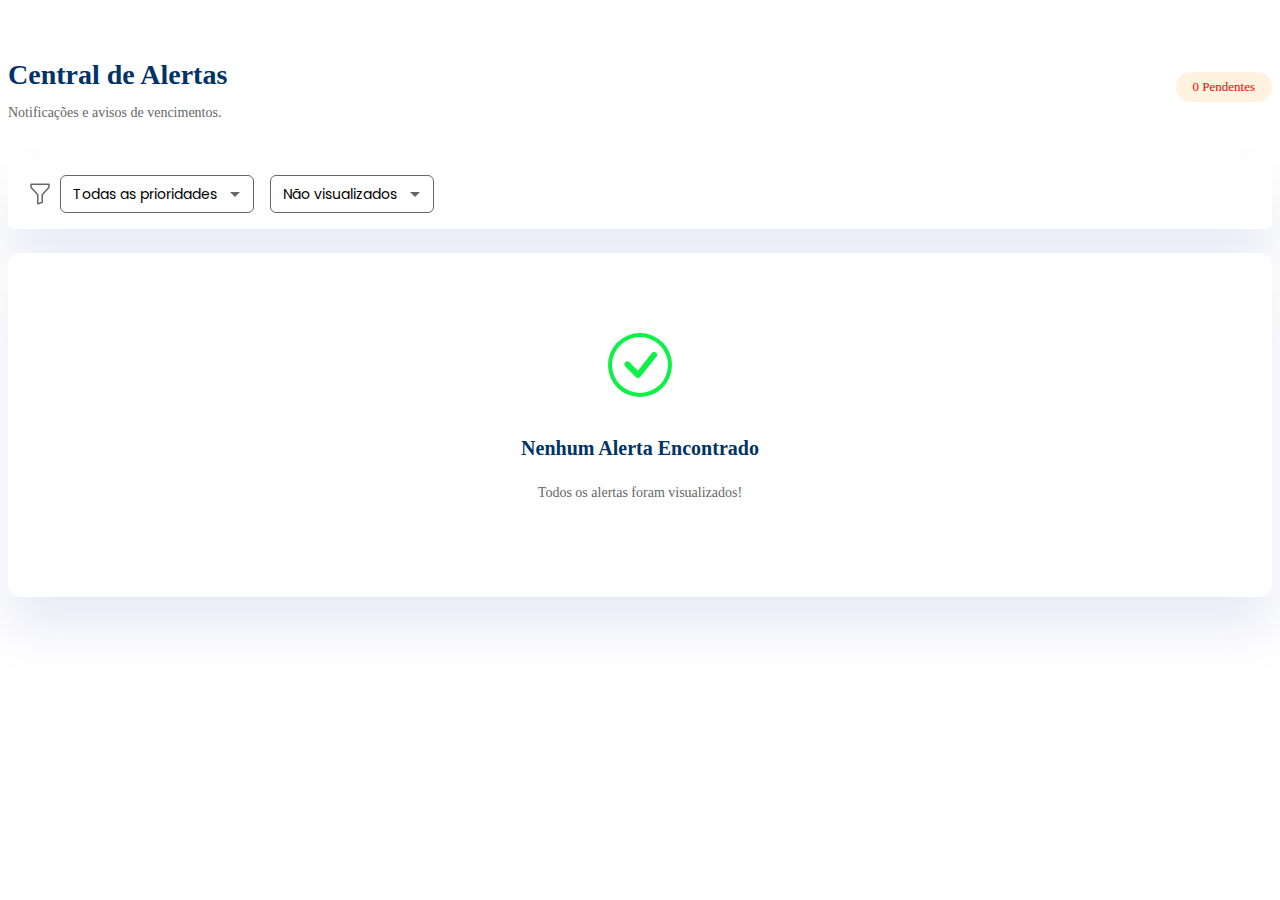
<file: telas/alertas.html>
<html lang="pt-br">

<head>
    <meta charset="UTF-8">
    <meta name="viewport" content="width=device-width, initial-scale=1.0">
    <title>Central de Alertas</title>
    <link rel="stylesheet" href="/css/alertas.css">
</head>

<body>
    <header> <!--   Início do Cabeçalho -->
        <div class="titulos">
            <h1>Central de Alertas</h1>
            <p>Notificações e avisos de vencimentos.</p>
        </div>
        <div class="badge-pendentes">0 Pendentes</div>
    </header> <!--   Fim do Cabeçalho -->

    <main> <!--   Início do Conteúdo -->
        <div class="filtros-container">
            <div class="filtro-item"> <!--  Início Filtro  -->
                <svg xmlns="http://www.w3.org/2000/svg" width="24" height="24" fill="currentColor" class="bi bi-funnel"
                    viewBox="0 0 16 16">
                    <path
                        d="M1.5 1.5A.5.5 0 0 1 2 1h12a.5.5 0 0 1 .5.5v2a.5.5 0 0 1-.128.334L10 8.692V13.5a.5.5 0 0 1-.342.474l-3 1A.5.5 0 0 1 6 14.5V8.692L1.628 3.834A.5.5 0 0 1 1.5 3.5zm1 .5v1.308l4.372 4.858A.5.5 0 0 1 7 8.5v5.306l2-.666V8.5a.5.5 0 0 1 .128-.334L13.5 3.308V2z" />
                </svg>
                <select class="filtro">
                    <option>Todas as prioridades</option>
                    <option>Alta</option>
                    <option>Média</option>
                    <option>Baixa</option>
                </select>
            </div>

            <select class="filtro">
                <option>Não visualizados</option>
                <option>Visualizados</option>
                <option>Todos</option>
            </select>
        </div> <!--  Fim Filtro  -->

        <div class="alerta-vazio"> <!--  Início Alerta  -->
            <div class="icone-check">
                <svg xmlns="http://www.w3.org/2000/svg" width="64" height="64" fill="currentColor"
                    class="bi bi-check-circle" viewBox="0 0 16 16">
                    <path d="M8 15A7 7 0 1 1 8 1a7 7 0 0 1 0 14m0 1A8 8 0 1 0 8 0a8 8 0 0 0 0 16" />
                    <path
                        d="m10.97 4.97-.02.022-3.473 4.425-2.093-2.094a.75.75 0 0 0-1.06 1.06L6.97 11.03a.75.75 0 0 0 1.079-.02l3.992-4.99a.75.75 0 0 0-1.071-1.05" />
                </svg>
            </div>
            <h2>Nenhum Alerta Encontrado</h2>
            <p>Todos os alertas foram visualizados!</p>
        </div> <!--  Fim Alerta  -->
    </main> <!--   Fim do Conteúdo -->

    <script>
        // 1. Escutar alertas em tempo real
        useEffect(() => {
            const q = query(
                collection(db, "alertas"),
                where("visualizado", "==", false),
                orderBy("dataVencimento", "asc")
            );

            const unsubscribe = onSnapshot(q, (snapshot) => {
                const alertas = snapshot.docs.map(doc => ({
                    id: doc.id,
                    ...doc.data()
                }));
                setAlertas(alertas);
            });

            return () => unsubscribe(); // limpa o listener
        }, []);

        // 2. Marcar como visualizado
        const marcarVisualizado = async (alertaId) => {
            await updateDoc(doc(db, "alertas", alertaId), {
                visualizado: true,
                visualizadoEm: new Date()
            });
        };

        // 3. Filtros locais
        const alertasFiltrados = alertas
            .filter(a => filtroPrioridade === "todas" || a.prioridade === filtroPrioridade)
            .filter(a => filtroStatus === "nao_visualizados" ? !a.visualizado : true);
    </script>

</body>

</html>
</file>
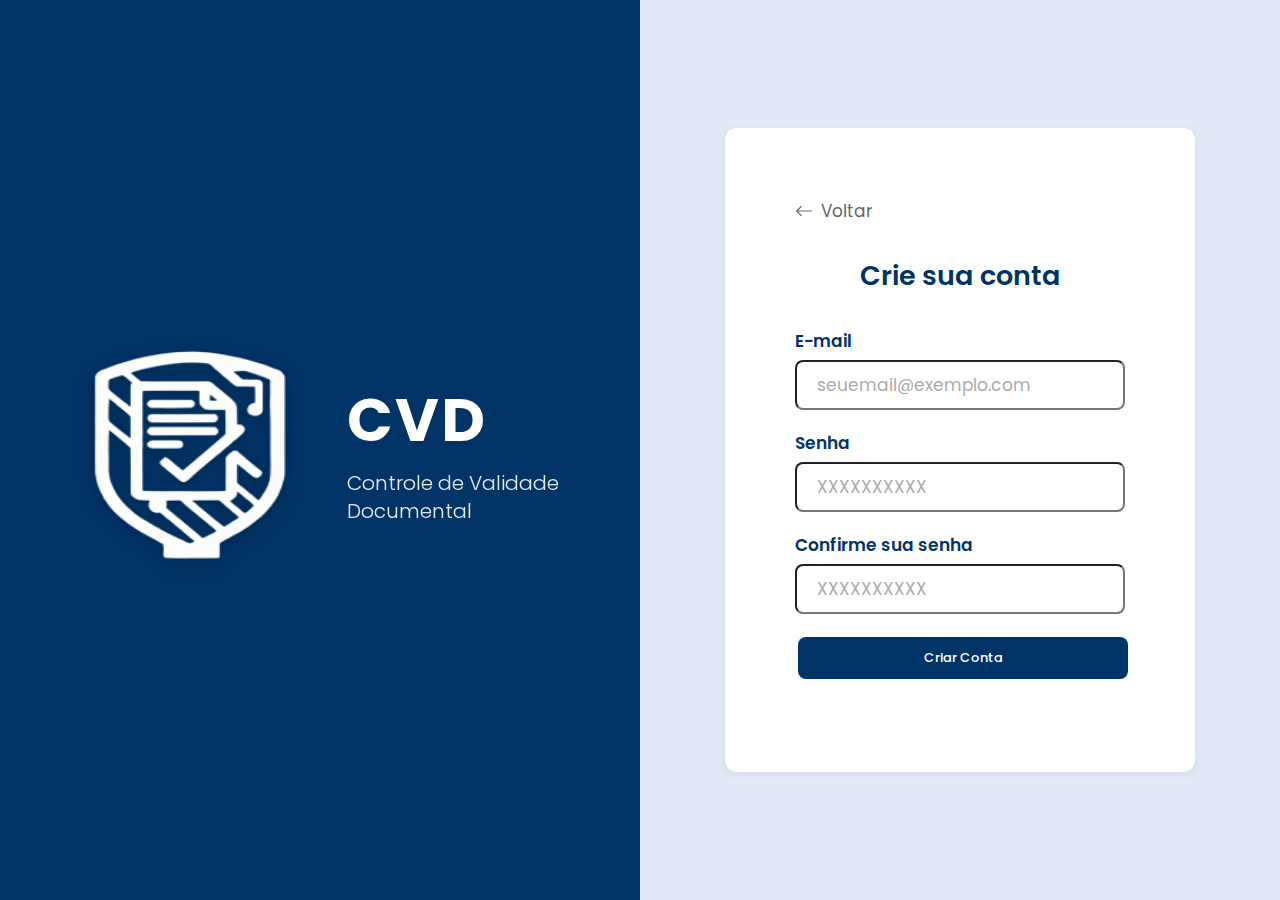
<file: telas/cadastro.html>
<!DOCTYPE html>
<html lang="pt-br">

<head>
    <meta charset="UTF-8">
    <meta name="viewport" content="width=device-width, initial-scale=1.0">
    <title>Cadastro - CVD</title>
    <link rel="stylesheet" href="/css/login_cadastro.css">
</head>

<body>
    <div class="container">
        
        <div class="lado-esquerdo">
            <div class="logo-container">
                <div class="logo">
                    <img src="/imagens/logo.png" alt="logo CVD">
                </div>
                <h1>CVD</h1>
                <p>Controle de Validade<br>Documental</p>
            </div>
        </div>

        
        <div class="lado-direito">
            <div class="form-container">
                <!-- Botão Voltar -->
                <a href="login.html" class="btn-voltar">
                    <svg xmlns="http://www.w3.org/2000/svg" width="18" height="18" fill="currentColor" viewBox="0 0 16 16">
                        <path fill-rule="evenodd" d="M15 8a.5.5 0 0 0-.5-.5H2.707l3.147-3.146a.5.5 0 1 0-.708-.708l-4 4a.5.5 0 0 0 0 .708l4 4a.5.5 0 0 0 .708-.708L2.707 8.5H14.5A.5.5 0 0 0 15 8"/>
                    </svg>
                    Voltar
                </a>

                <div class="form-header">
                    <h2>Crie sua conta</h2>
                </div>

                
                <form>
                    <div class="input-group">
                        <label for="email">E-mail</label>
                        <input type="email" id="email" placeholder="seuemail@exemplo.com" required>
                    </div>

                    <div class="input-group">
                        <label for="senha">Senha</label>
                        <input type="password" id="senha" placeholder="XXXXXXXXXX" required>
                    </div>

                    <div class="input-group">
                        <label for="senha">Confirme sua senha</label>
                        <input type="password" id="senha" placeholder="XXXXXXXXXX" required>
                    </div>

                    <button type="submit" class="btn-primary">Criar Conta</button>
                </form>
            </div>
        </div>
    </div>
</body>

</html>
</file>
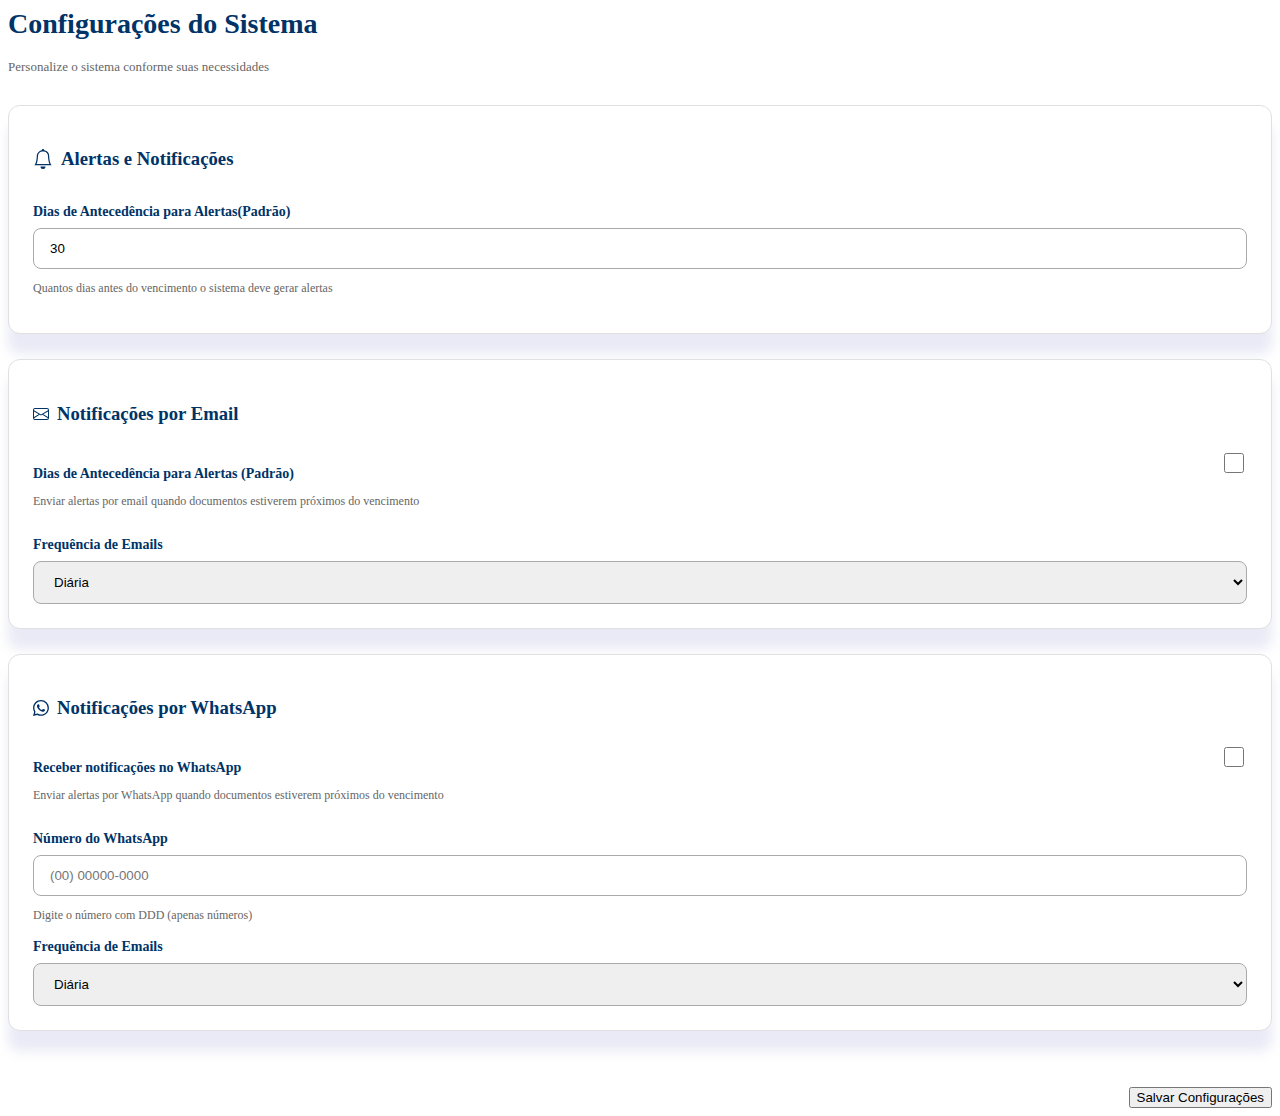
<file: telas/config.html>
<html lang="pt-br">

<head>
    <meta charset="UTF-8">
    <meta name="viewport" content="width=device-width, initial-scale=1.0">
    <title>Configurações</title>
    <link rel="stylesheet" href="/css/config.css">
</head>

<body>
    <header><!--Início Cabeçalho-->
        <div class="titulos">
            <h1>Configurações do Sistema</h1>
            <span>Personalize o sistema conforme suas necessidades</span>
        </div>
    </header><!-- Fim Cabeçalho -->

    <main> <!-- Início Conteúdo -->
        <div class="card"><!-- Início Card -->
            <div class="card-header">
                <svg xmlns="http://www.w3.org/2000/svg" width="20" height="20" fill="currentColor" class="bi bi-bell"
                    viewBox="0 0 16 16">
                    <path
                        d="M8 16a2 2 0 0 0 2-2H6a2 2 0 0 0 2 2M8 1.918l-.797.161A4 4 0 0 0 4 6c0 .628-.134 2.197-.459 3.742-.16.767-.376 1.566-.663 2.258h10.244c-.287-.692-.502-1.49-.663-2.258C12.134 8.197 12 6.628 12 6a4 4 0 0 0-3.203-3.92zM14.22 12c.223.447.481.801.78 1H1c.299-.199.557-.553.78-1C2.68 10.2 3 6.88 3 6c0-2.42 1.72-4.44 4.005-4.901a1 1 0 1 1 1.99 0A5 5 0 0 1 13 6c0 .88.32 4.2 1.22 6" />
                </svg>
                <h3>Alertas e Notificações</h3>
            </div>
            <div class="campo">
                <label for="dias-antecedencia">Dias de Antecedência para Alertas(Padrão)</label>
                <input type="number" id="dias-antecedencia" value="30">
                <p class="descricao">Quantos dias antes do vencimento o sistema deve gerar alertas</p>
            </div>
        </div><!-- Fim Card -->

        <div class="card"><!-- Início Card -->
            <div class="card-header">
                <svg xmlns="http://www.w3.org/2000/svg" width="16" height="16" fill="currentColor"
                    class="bi bi-envelope" viewBox="0 0 16 16">
                    <path
                        d="M0 4a2 2 0 0 1 2-2h12a2 2 0 0 1 2 2v8a2 2 0 0 1-2 2H2a2 2 0 0 1-2-2zm2-1a1 1 0 0 0-1 1v.217l7 4.2 7-4.2V4a1 1 0 0 0-1-1zm13 2.383-4.708 2.825L15 11.105zm-.034 6.876-5.64-3.471L8 9.583l-1.326-.795-5.64 3.47A1 1 0 0 0 2 13h12a1 1 0 0 0 .966-.741M1 11.105l4.708-2.897L1 5.383z" />
                </svg>
                <h3>Notificações por Email</h3>
            </div>

            <div class="campo checkbox-field">
                <div class="checkbox-wrapper">
                    <div class="checkbox-label">
                        <label for="email-alertas">Dias de Antecedência para Alertas (Padrão)</label>
                        <p class="descricao">Enviar alertas por email quando documentos estiverem próximos do vencimento
                        </p>
                    </div>
                    <input type="checkbox" id="email-alertas">
                </div>
            </div>

            <div class="campo">
                <label for="frequencia-email">Frequência de Emails</label>
                <select id="frequencia-email">
                    <option>Diária</option>
                    <option>Semanal</option>
                    <option>Mensal</option>
                </select>
            </div>
        </div><!-- Fim Card -->


        <div class="card"><!-- Início Card -->
            <div class="card-header">
                <svg xmlns="http://www.w3.org/2000/svg" width="16" height="16" fill="currentColor"
                    class="bi bi-whatsapp" viewBox="0 0 16 16">
                    <path
                        d="M13.601 2.326A7.85 7.85 0 0 0 7.994 0C3.627 0 .068 3.558.064 7.926c0 1.399.366 2.76 1.057 3.965L0 16l4.204-1.102a7.9 7.9 0 0 0 3.79.965h.004c4.368 0 7.926-3.558 7.93-7.93A7.9 7.9 0 0 0 13.6 2.326zM7.994 14.521a6.6 6.6 0 0 1-3.356-.92l-.24-.144-2.494.654.666-2.433-.156-.251a6.56 6.56 0 0 1-1.007-3.505c0-3.626 2.957-6.584 6.591-6.584a6.56 6.56 0 0 1 4.66 1.931 6.56 6.56 0 0 1 1.928 4.66c-.004 3.639-2.961 6.592-6.592 6.592m3.615-4.934c-.197-.099-1.17-.578-1.353-.646-.182-.065-.315-.099-.445.099-.133.197-.513.646-.627.775-.114.133-.232.148-.43.05-.197-.1-.836-.308-1.592-.985-.59-.525-.985-1.175-1.103-1.372-.114-.198-.011-.304.088-.403.087-.088.197-.232.296-.346.1-.114.133-.198.198-.33.065-.134.034-.248-.015-.347-.05-.099-.445-1.076-.612-1.47-.16-.389-.323-.335-.445-.34-.114-.007-.247-.007-.38-.007a.73.73 0 0 0-.529.247c-.182.198-.691.677-.691 1.654s.71 1.916.81 2.049c.098.133 1.394 2.132 3.383 2.992.47.205.84.326 1.129.418.475.152.904.129 1.246.08.38-.058 1.171-.48 1.338-.943.164-.464.164-.86.114-.943-.049-.084-.182-.133-.38-.232" />
                </svg>
                <h3>Notificações por WhatsApp</h3>
            </div>

            <div class="campo checkbox-field">
                <div class="checkbox-wrapper">
                    <div class="checkbox-label">
                        <label for="whatsapp-alertas">Receber notificações no WhatsApp</label>
                        <p class="descricao">Enviar alertas por WhatsApp quando documentos estiverem próximos do
                            vencimento</p>
                    </div>
                    <input type="checkbox" id="whatsapp-alertas">
                </div>
            </div><!-- Fim Card -->

            <div class="campo">
                <label class="l" for="numero-whatsapp">Número do WhatsApp</label>
                <input type="tel" id="numero-whatsapp" placeholder="(00) 00000-0000">
                <p class="helper-text">Digite o número com DDD (apenas números)</p>
            </div>

            <div class="campo">
                <label for="frequencia-whatsapp">Frequência de Emails</label>
                <select id="frequencia-whatsapp">
                    <option>Diária</option>
                    <option>Semanal</option>
                    <option>Mensal</option>
                </select>
            </div>
        </div>

        <div class="button-container">
            <button class="btn-salvar">Salvar Configurações</button>
        </div>

    </main> <!--Fim Conteúdo-->

</body>

</html>
</file>
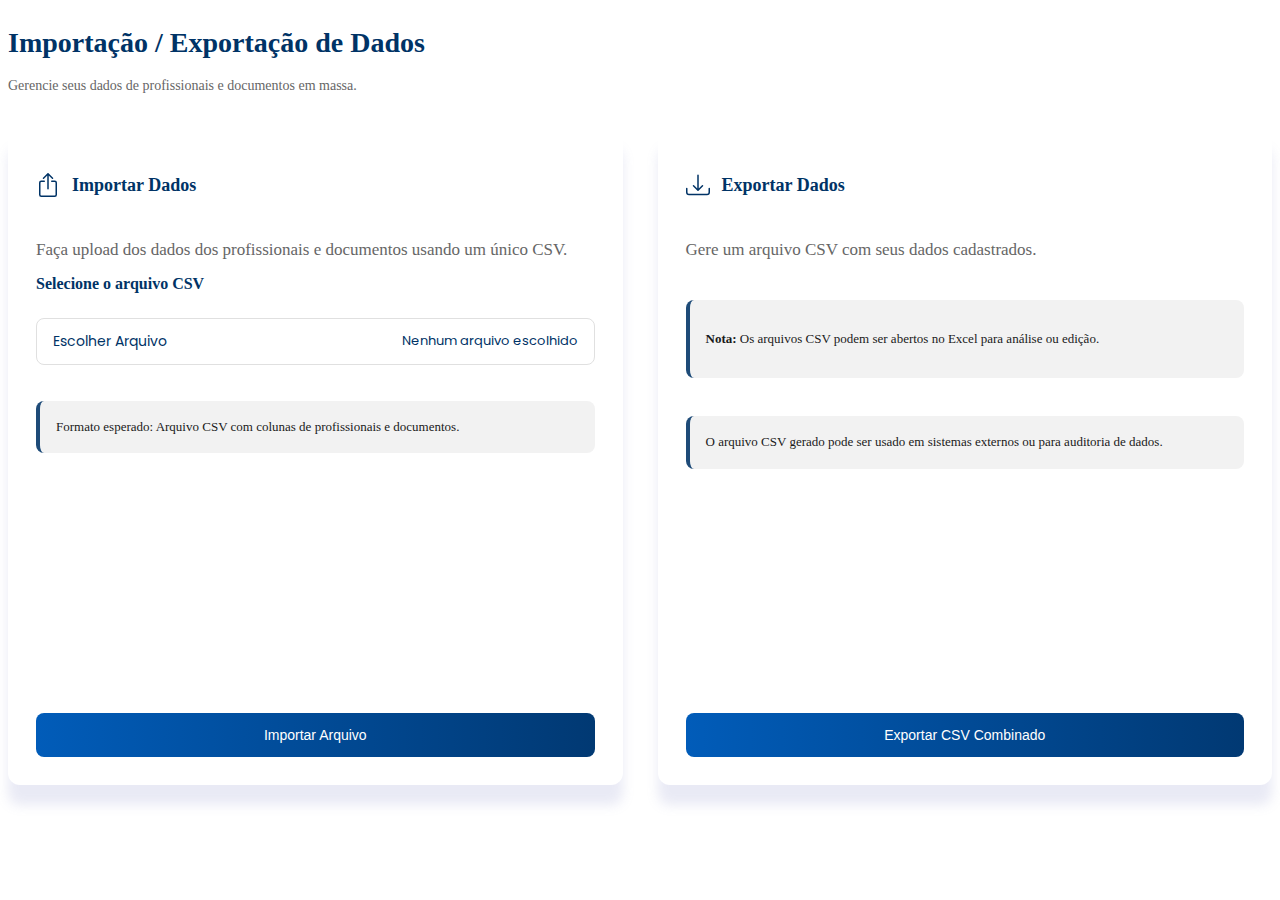
<file: telas/dados.html>
<html lang="pt-br">

<head>
    <meta charset="UTF-8">
    <meta name="viewport" content="width=device-width, initial-scale=1.0">
    <title>Importação/Exportação de Dados</title>
    <link rel="stylesheet" href="/css/dados.css">
</head>

<body>
     <header> <!-- Início Cabeçalho -->
        <div class="titulos">
            <h1>Importação / Exportação de Dados</h1>
            <p>Gerencie seus dados de profissionais e documentos em massa.</p>
        </div>
    </header> <!-- Fim Cabeçalho -->

    <div class="cards-container"><!-- Início Card Container  -->
        <!-- Início Card Importar -->
        <div class="card-import">
            <div class="card-header">
                <svg xmlns="http://www.w3.org/2000/svg" width="24" height="24" fill="#003366"
                    class="bi bi-box-arrow-up" viewBox="0 0 16 16">
                    <path fill-rule="evenodd"
                        d="M3.5 6a.5.5 0 0 0-.5.5v8a.5.5 0 0 0 .5.5h9a.5.5 0 0 0 .5-.5v-8a.5.5 0 0 0-.5-.5h-2a.5.5 0 0 1 0-1h2A1.5 1.5 0 0 1 14 6.5v8a1.5 1.5 0 0 1-1.5 1.5h-9A1.5 1.5 0 0 1 2 14.5v-8A1.5 1.5 0 0 1 3.5 5h2a.5.5 0 0 1 0 1z" />
                    <path fill-rule="evenodd"
                        d="M7.646.146a.5.5 0 0 1 .708 0l3 3a.5.5 0 0 1-.708.708L8.5 1.707V10.5a.5.5 0 0 1-1 0V1.707L5.354 3.854a.5.5 0 1 1-.708-.708z" />
                </svg>
                <h3>Importar Dados</h3>
            </div>

            <p class="card-descricao">Faça upload dos dados dos profissionais e documentos usando um único CSV.</p>

            <div class="campo">
            <label>Selecione o arquivo CSV</label>
            <div class="file-input-wrapper">
                <button type="button" class="btn-select-file" onclick="document.getElementById('arquivo').click()">
                    <span>Escolher Arquivo</span>
                    <span class="file-name">Nenhum arquivo escolhido</span>
                </button>
                <input type="file" id="arquivo" accept=".csv" hidden onchange="updateFileName(this)">
            </div>
        </div>

            <div class="nota-info">
                <span>Formato esperado: Arquivo CSV com colunas de profissionais e documentos.</span>
            </div>

            <button class="btn-primary">Importar Arquivo</button>
        </div> 
    <!-- Fim Card Importar -->
        
        <div class="card-export"><!-- Início Card Exportar  -->
            <div class="card-header">
                <svg xmlns="http://www.w3.org/2000/svg" width="24" height="24" fill="#003366"
                    class="bi bi-download" viewBox="0 0 16 16">
                    <path
                        d="M.5 9.9a.5.5 0 0 1 .5.5v2.5a1 1 0 0 0 1 1h12a1 1 0 0 0 1-1v-2.5a.5.5 0 0 1 1 0v2.5a2 2 0 0 1-2 2H2a2 2 0 0 1-2-2v-2.5a.5.5 0 0 1 .5-.5" />
                    <path
                        d="M7.646 11.854a.5.5 0 0 0 .708 0l3-3a.5.5 0 0 0-.708-.708L8.5 10.293V1.5a.5.5 0 0 0-1 0v8.793L5.354 8.146a.5.5 0 1 0-.708.708z" />
                </svg>
                <h3>Exportar Dados</h3>
            </div>
            <p class="card-descricao">Gere um arquivo CSV com seus dados cadastrados.</p>

            <div class="alert-info">
            <p><strong>Nota:</strong> Os arquivos CSV podem ser abertos no Excel para análise ou edição.</p>
            </div>
            <p class="nota-info">O arquivo CSV gerado pode ser usado em sistemas externos ou para auditoria de
                dados.</p>
            <button class="btn-primary">Exportar CSV Combinado</button>
        </div><!-- Fim Card Exportar  -->
    </div><!-- Fim Card Container  -->

    <script>
        function updateFileName(input) {
            const fileName = input.files[0]?.name || 'Nenhum arquivo escolhido';
            const fileNameSpan = input.parentElement.querySelector('.file-name');
            fileNameSpan.textContent = fileName;
        }
    </script>

</body>

</html>
</file>
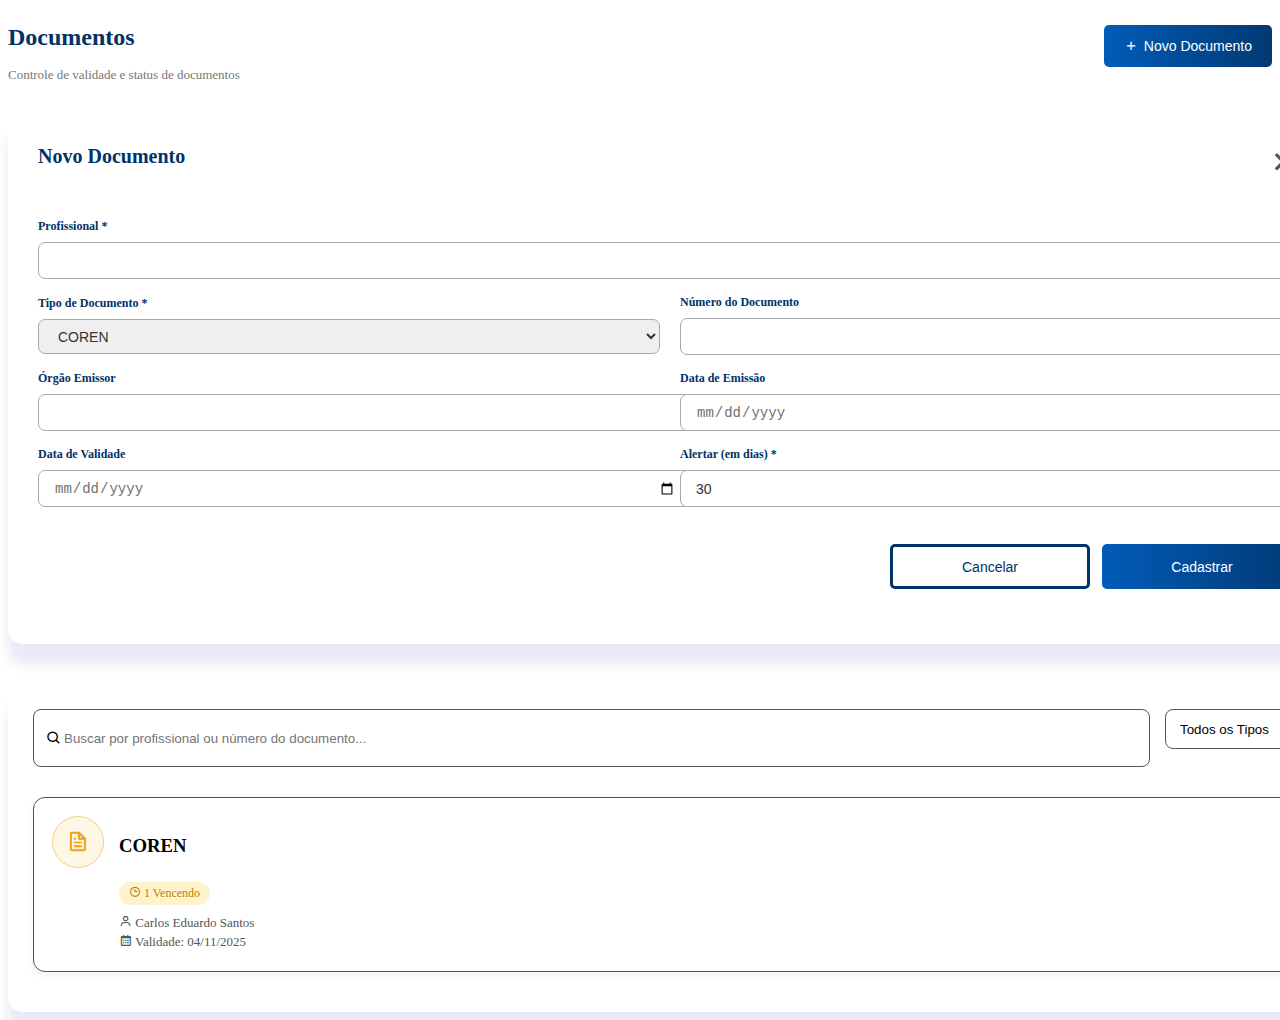
<file: telas/documentos.html>
<!DOCTYPE html>
<html lang="pt-BR">
<head>
    <meta charset="UTF-8">
    <meta name="viewport" content="width=device-width, initial-scale=1.0">
    <title>Documentos</title>

    <link rel="stylesheet" href="/css/documentos.css">
    <link href='https://unpkg.com/boxicons@2.1.4/css/boxicons.min.css' rel='stylesheet'>
</head>
<body>

    <!-- CABEÇALHO DA PÁGINA -->
    <div class="page-header">
        <div class="page-header-left">
            <h1>Documentos</h1>
            <p>Controle de validade e status de documentos</p>
        </div>
        <button class="btn-novo">
            <i class='bx bx-plus'></i> Novo Documento
        </button>
    </div>

    <!-- TABELA DE CADASTRO -->
    <div class="tabela_primaria">
        <div class="header-container">
            <header>Novo Documento</header>
            <i class='bx bx-x close-icon'></i>
        </div>

        <form action="#" id="formDocumento">
            <div class="details">

                <div class="fields">
                    <!-- Linha 1: Profissional (campo largo) -->
                    <div class="input-field full-width">
                        <label>Profissional <span class="obrigatorio">*</span></label>
                        <input type="text" id="profissional" placeholder="">
                    </div>

                    <!-- Linha 2: Tipo de Documento + Número do Documento -->
                    <div class="input-field">
                        <label>Tipo de Documento <span class="obrigatorio">*</span></label>
                        <select id="tipo-documento" placeholder="COREN" required>
                            <option value="coren">COREN</option>
                            <option value="crm">CRM</option>
                            <option value="crf">CRF</option>
                            <option value="habilitacao">Habilitação</option>
                            <option value="outros">Outros</option>
                        </select>
                    </div>
                    <div class="input-field">
                        <label>Número do Documento</label>
                        <input type="text" id="numero-documento" placeholder="">
                    </div>

                    <!-- Linha 3: Órgão Emissor + Data de Emissão -->
                    <div class="input-field">
                        <label>Órgão Emissor</label>
                        <input type="text" id="orgao-emissor" placeholder="">
                    </div>
                    <div class="input-field">
                        <label>Data de Emissão</label>
                        <input type="date" id="data-emissao">
                    </div>

                    <!-- Linha 4: Data de Validade + Alertar (em dias) -->
                    <div class="input-field">
                        <label>Data de Validade</label>
                        <input type="date" id="data-validade">
                    </div>
                    <div class="input-field">
                        <label>Alertar (em dias) <span class="obrigatorio">*</span></label>
                        <input type="number" id="alertar-dias" placeholder="30" value="30" min="1" required>
                    </div>
                </div>
                <div class="form-actions">
                <button class="button btn-cancelar" type="button">Cancelar</button>
                <button class="button btn-cadastrar" type="submit">Cadastrar</button>
                </div>
            </div>
        </form>
    </div>
    <!-- FIM DA TABELA DE CADASTRO -->

    <!-- LISTA DE DOCUMENTOS -->
    <section class="lista-profissionais">
        <div class="conteudo-lista">

            <!-- FILTRAGEM -->
            <div class="topo-lista">
                <div class="busca">
                    <i class='bx bx-search'></i>
                    <input type="text" placeholder="Buscar por profissional ou número do documento...">
                </div>
                <div class="filtro">
                    <select>
                        <option>Todos os Tipos</option>
                        <option>COREN</option>
                        <option>CRM</option>
                        <option>CRF</option>
                        <option>Habilitação</option>
                        <option>Outros</option>
                    </select>
                </div>
            </div>

            <!-- CARD DE DOCUMENTO -->
            <div class="card-profissional">
                <div class="avatar avatar-doc">
                    <i class='bx bx-file'></i>
                </div>

                <div class="info">
                    <div class="top-info">
                        <h3>COREN</h3>
                        <i class='bx bx-edit edit-icon'></i>
                    </div>

                    <div class="badges">
                        <span class="badge vencendo">
                            <i class='bx bx-time'></i> 1 Vencendo
                        </span>
                    </div>

                    <p><i class='bx bx-user'></i> Carlos Eduardo Santos</p>
                    <p><i class='bx bx-calendar'></i> Validade: 04/11/2025</p>
                </div>
            </div>

        </div>
    </section>
    <!-- FIM DA LISTA DE DOCUMENTOS -->

    <script>
        const form = document.getElementById('formDocumento');

        form.addEventListener('submit', (e) => {
            e.preventDefault();
            alert('Documento cadastrado com sucesso!');
            form.reset();
        });
    </script>

</body>
</html>
</file>
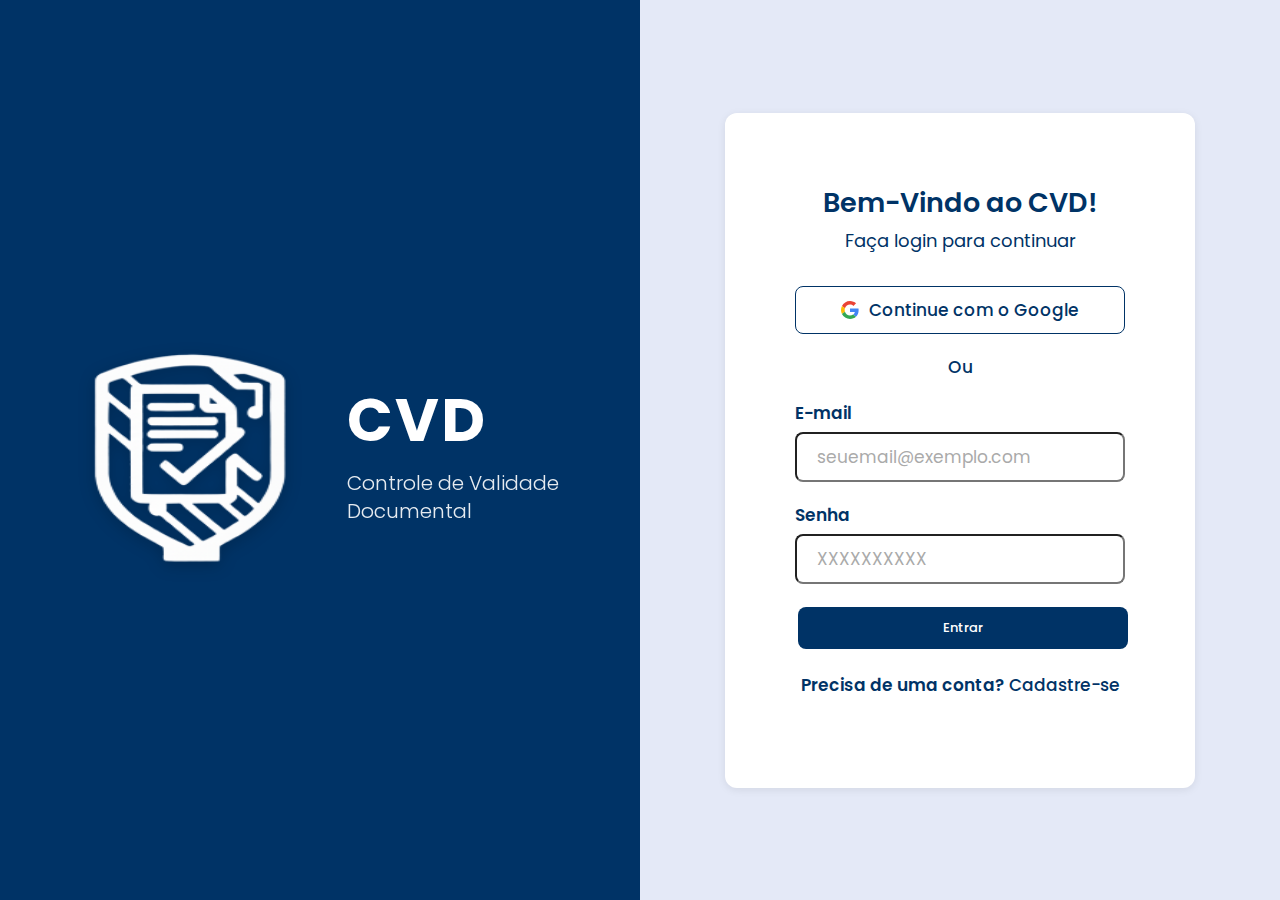
<file: telas/login.html>
<html lang="pt-br">
<head>
    <meta charset="UTF-8">
    <meta name="viewport" content="width=device-width, initial-scale=1.0">
    <title>Login - CVD</title>
    <link rel="stylesheet"  href="/css/login_cadastro.css">
</head>
<body>
    <div class="container">
        <div class="lado-esquerdo">
            <div class="logo-container">
                <div class="logo">
                    <img src="/imagens/logo.png" alt="logo CVD">
                </div>
                <h1>CVD</h1>
                <p>Controle de Validade<br>Documental</p>
            </div>
        </div>
    <div class="lado-direito">
    <div class="form-container">
        <div class="form-header">
            <h2>Bem-Vindo ao CVD!</h2>
            <p>Faça login para continuar</p>
        </div>

        <button class="btn-google">
            <svg xmlns="http://www.w3.org/2000/svg" width="18" height="18" viewBox="0 0 48 48">
        <path fill="#EA4335" d="M24 9.5c3.54 0 6.71 1.22 9.21 3.6l6.85-6.85C35.9 2.38 30.47 0 24 0 14.62 0 6.51 5.38 2.56 13.22l7.98 6.19C12.43 13.72 17.74 9.5 24 9.5z"/>
        <path fill="#4285F4" d="M46.98 24.55c0-1.57-.15-3.09-.38-4.55H24v9.02h12.94c-.58 2.96-2.26 5.48-4.78 7.18l7.73 6c4.51-4.18 7.09-10.36 7.09-17.65z"/>
        <path fill="#FBBC05" d="M10.53 28.59c-.48-1.45-.76-2.99-.76-4.59s.27-3.14.76-4.59l-7.98-6.19C.92 16.46 0 20.12 0 24c0 3.88.92 7.54 2.56 10.78l7.97-6.19z"/>
        <path fill="#34A853" d="M24 48c6.48 0 11.93-2.13 15.89-5.81l-7.73-6c-2.15 1.45-4.92 2.3-8.16 2.3-6.26 0-11.57-4.22-13.47-9.91l-7.98 6.19C6.51 42.62 14.62 48 24 48z"/>
             </svg>
            <span>Continue com o Google</span>
        </button>
        
        <div class="divider">
            <span>Ou</span>
        </div>

        <form action="">
            <div class="input-group">
                <label for="email">E-mail</label>
                <input type="type" id="email" placeholder="seuemail@exemplo.com">
            </div>

            <div class="input-group">
                <label for="senha">Senha</label>
                <input type="password" id="senha" placeholder="XXXXXXXXXX">
            </div>

            <button type="submit" class="btn-primary">Entrar</button>
        </form>

        <p class="link-cadastro ">
            Precisa de uma conta? <a href="cadastro.html">Cadastre-se</a>
        </p>
    </div>
</div>
</div>
</body>
</html>
</file>
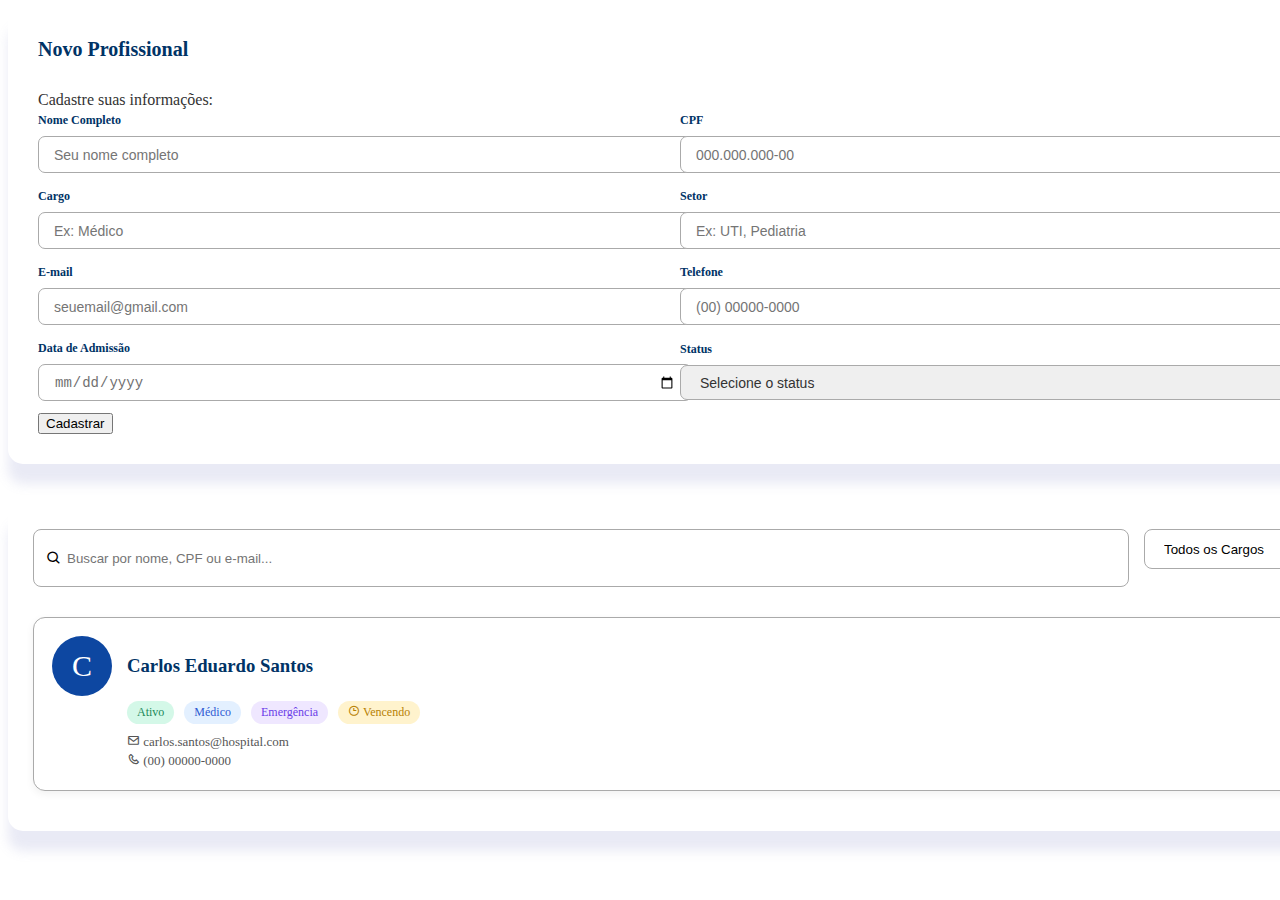
<file: telas/profissinais.html>
<!DOCTYPE html>
<html lang="en">
<head>
    <meta charset="UTF-8">
    <meta name="viewport" content="width=device-width, initial-scale=1.0">
    <title> Profissionais </title>
    <!-- CSS -->
    <link rel="stylesheet" href="/css/profissionais.css">

    <!-- Boxicons CSS-->
    <link href='https://unpkg.com/boxicons@2.1.4/css/boxicons.min.css' rel='stylesheet'>
</head>
<body>
    <!-- TABELA DE CADASTRO -->
    <div class="tabela_primaria">
        <header> Novo Profissional </header>

        <form action="#">
            <div class="form first">
                <div class="details personal">
                    <span class="title"> Cadastre suas informações: </span>

                    <div class="fields">
                        <div class="input-field">
                            <label> Nome Completo </label>
                            <input type="text" placeholder="Seu nome completo" required>
                        </div>
                        <div class="input-field">
                            <label> CPF </label>
                            <input type="text" id="cpf" maxlength="14" placeholder="000.000.000-00" required>
                        </div>
                        <div class="input-field">
                            <label> Cargo </label>
                            <input type="text" placeholder="Ex: Médico" required>
                        </div>
                        <div class="input-field">
                            <label> Setor </label>
                            <input type="text" placeholder="Ex: UTI, Pediatria" required>
                        </div>
                        <div class="input-field">
                            <label> E-mail </label>
                            <input type="text" placeholder="seuemail@gmail.com" required>
                        </div>
                        <div class="input-field">
                            <label> Telefone </label>
                            <input type="text" id="telefone" maxlength="15" placeholder="(00) 00000-0000" required>
                        </div>
                        <div class="input-field">
                            <label> Data de Admissão </label>
                            <input type="date" required>
                        </div>
                        <div class="input-field">
                            <label> Status </label>
                            <select required>
                            <option value="" disabled selected> Selecione o status </option>
                            <option value="ativo"> Ativo </option>
                            <option value="afastado"> Afastado </option>
                            <option value="ferias"> Férias </option>
                            <option value="licenca"> Licença </option>
                            <option value="desligado"> Desligado </option>
                            </select>
                        </div>
                    </div>
                    <button class="button" type="submit"> Cadastrar </button>
                </div>
            </div>
        </form>
    </div>
    <!-- FIM DA TABELA DE CADASTRO -->
                  
            <section class="lista-profissionais">
                <div class="conteudo-lista">

                    <!-- FILTRAGEM -->
                    <div class="topo-lista">
                        <div class="busca">
                            <i class='bx bx-search'></i>
                            <input type="text" placeholder="Buscar por nome, CPF ou e-mail...">
                        </div>

                        <div class="filtro">
                            <select>
                                <option>Todos os Cargos</option>
                                <option>Médico</option>
                                <option>Enfermeiro</option>
                                <option>Recepcionista</option>
                            </select>
                        </div>
                    </div>

                    <!-- CARDS -->
                    <div class="card-profissional">
                        <div class="avatar"> C </div>

                        <div class="info">
                            <div class="top-info">
                                <h3>Carlos Eduardo Santos</h3>
                                <i class='bx bx-pencil edit-icon'></i>
                            </div>

                            <div class="badges">
                                <span class="badge ativo">Ativo</span>
                                <span class="badge cargo">Médico</span>
                                <span class="badge setor">Emergência</span>
                                <span class="badge vencendo">
                                    <i class='bx bx-time'></i> Vencendo
                                </span>
                            </div>

                            <p><i class='bx bx-envelope'></i> carlos.santos@hospital.com</p>
                            <p><i class='bx bx-phone'></i> (00) 00000-0000</p>
                            </div>
                    </div>
                </div>
            </section>
    <script src="../js/script.js"></script>
</body>
</file>
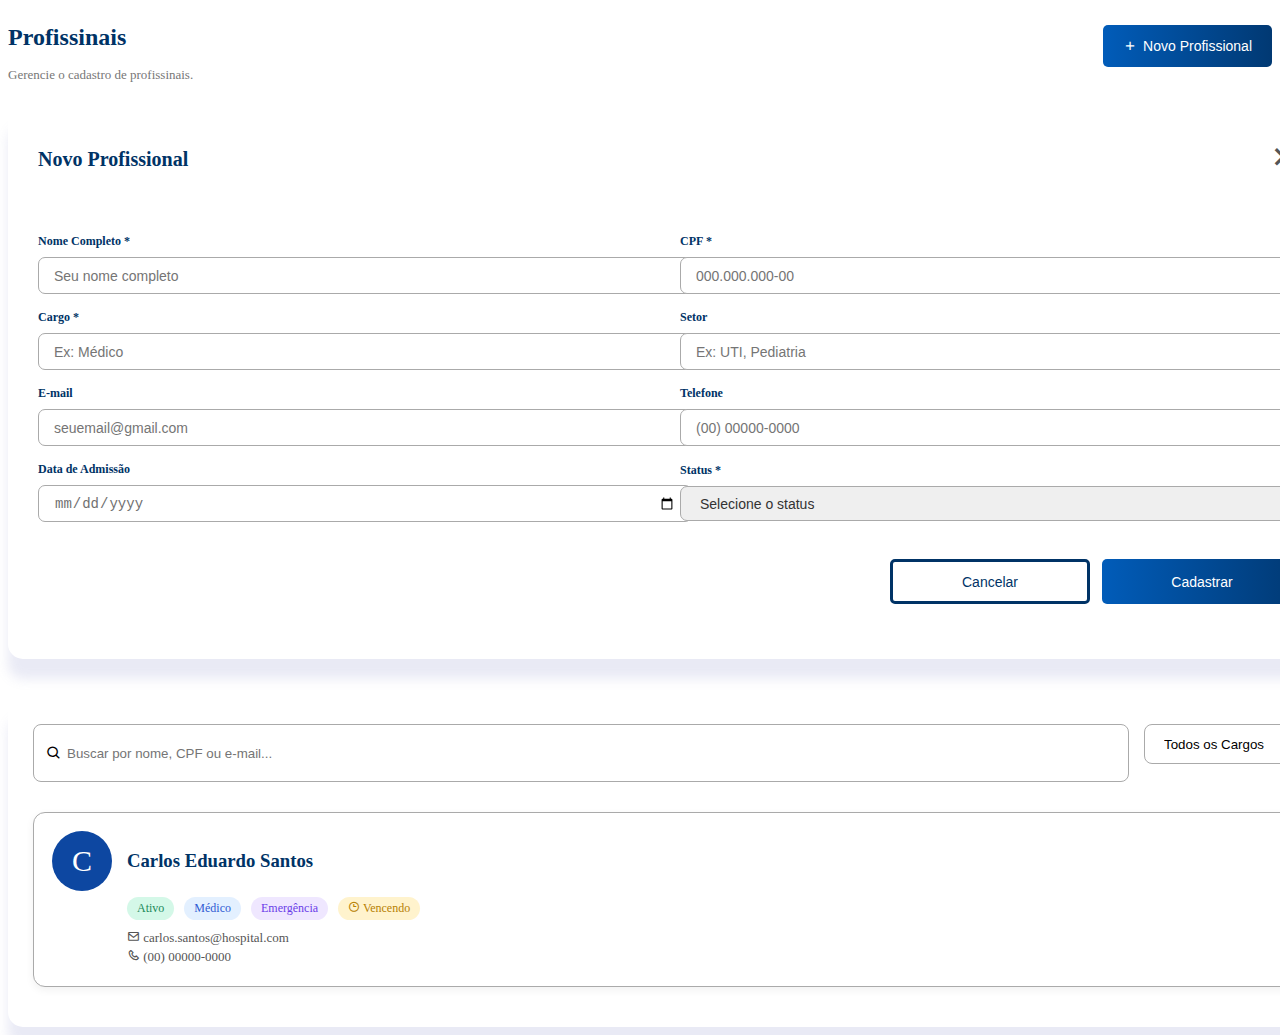
<file: telas/profissionais.html>
<!DOCTYPE html>
<html lang="pt-BR">
<head>
    <meta charset="UTF-8">
    <meta name="viewport" content="width=device-width, initial-scale=1.0">
    <title>Profissionais</title>
    <!-- CSS -->
    <link rel="stylesheet" href="/css/profissionais.css">
    <!-- BOXICONS -->
    <link href='https://unpkg.com/boxicons@2.1.4/css/boxicons.min.css' rel='stylesheet'>
</head>
<body>

<!-- CABEÇALHO DA PÁGINA -->
    <div class="page-header">
        <div class="page-header-left">
            <h1> Profissinais </h1>
            <p> Gerencie o cadastro de profissinais. </p>
        </div>
        <button class="btn-novo">
            <i class='bx bx-plus'></i> Novo Profissional
        </button>
    </div>

    <!-- TABELA DE CADASTRO -->
    <div class="tabela_primaria">
        <div class="header-container">
            <header>Novo Profissional</header>
            <i class='bx bx-x close-icon'></i>
        </div>
        

        <form action="#"> 
            <div class="details">

                <div class="fields">
                    <div class="input-field">
                        <label>Nome Completo <span class="obrigatorio">*</span></label>
                        <input type="text" placeholder="Seu nome completo" required>
                    </div>
                    <div class="input-field">
                        <label>CPF <span class="obrigatorio">*</span></label>
                        <input type="text" id="cpf" maxlength="14" placeholder="000.000.000-00" required>
                    </div>
                    <div class="input-field">
                        <label>Cargo <span class="obrigatorio">*</span></label>
                        <input type="text" placeholder="Ex: Médico" required>
                    </div>
                    <div class="input-field">
                        <label>Setor</label>
                        <input type="text" placeholder="Ex: UTI, Pediatria">
                    </div>
                    <div class="input-field">
                        <label>E-mail</label>
                        <input type="text" placeholder="seuemail@gmail.com">
                    </div>
                    <div class="input-field">
                        <label>Telefone</label>
                        <input type="text" id="telefone" maxlength="15" placeholder="(00) 00000-0000">
                    </div>
                    <div class="input-field">
                        <label>Data de Admissão</label>
                        <input type="date">
                    </div>
                    <div class="input-field">
                        <label>Status <span class="obrigatorio">*</span></label>
                        <select required>
                            <option value="" disabled selected>Selecione o status</option>
                            <option value="ativo">Ativo</option>
                            <option value="afastado">Afastado</option>
                            <option value="ferias">Férias</option>
                            <option value="licenca">Licença</option>
                            <option value="desligado">Desligado</option>
                        </select>
                    </div>
                </div>
                <div class="form-actions">
                <button class="button btn-cancelar" type="button">Cancelar</button>
                <button class="button btn-cadastrar" type="submit">Cadastrar</button>
                </div>
            </div>
        </form>
    </div>
    <!-- FIM DA TABELA DE CADASTRO -->

    <!-- LISTA DE PROFISSIONAIS -->
    <section class="lista-profissionais">
        <div class="conteudo-lista">

            <!-- FILTRAGEM -->
            <div class="topo-lista">
                <div class="busca">
                    <i class='bx bx-search'></i>
                    <input type="text" placeholder="Buscar por nome, CPF ou e-mail...">
                </div>
                <div class="filtro">
                    <select>
                        <option>Todos os Cargos</option>
                        <option>Médico</option>
                        <option>Enfermeiro</option>
                        <option>Recepcionista</option>
                    </select>
                </div>
            </div>

            <!-- CARDS -->
            <div class="card-profissional">
                <div class="avatar"> C </div>

                <div class="info">
                    <div class="top-info">
                        <h3>Carlos Eduardo Santos</h3>
                        <i class='bx bx-edit edit-icon'></i>
                    </div>

                    <div class="badges">
                        <span class="badge ativo">Ativo</span>
                        <span class="badge cargo">Médico</span>
                        <span class="badge setor">Emergência</span>
                        <span class="badge vencendo">
                            <i class='bx bx-time'></i> Vencendo
                        </span>
                    </div>

                    <p><i class='bx bx-envelope'></i> carlos.santos@hospital.com </p>
                    <p><i class='bx bx-phone'></i> (00) 00000-0000 </p>
                </div>
            </div>

        </div>
    </section>
    <!-- FIM DA LISTA DE PROFISSIONAIS -->

    <script src="../js/script.js"></script>
</body>
</html>
</file>
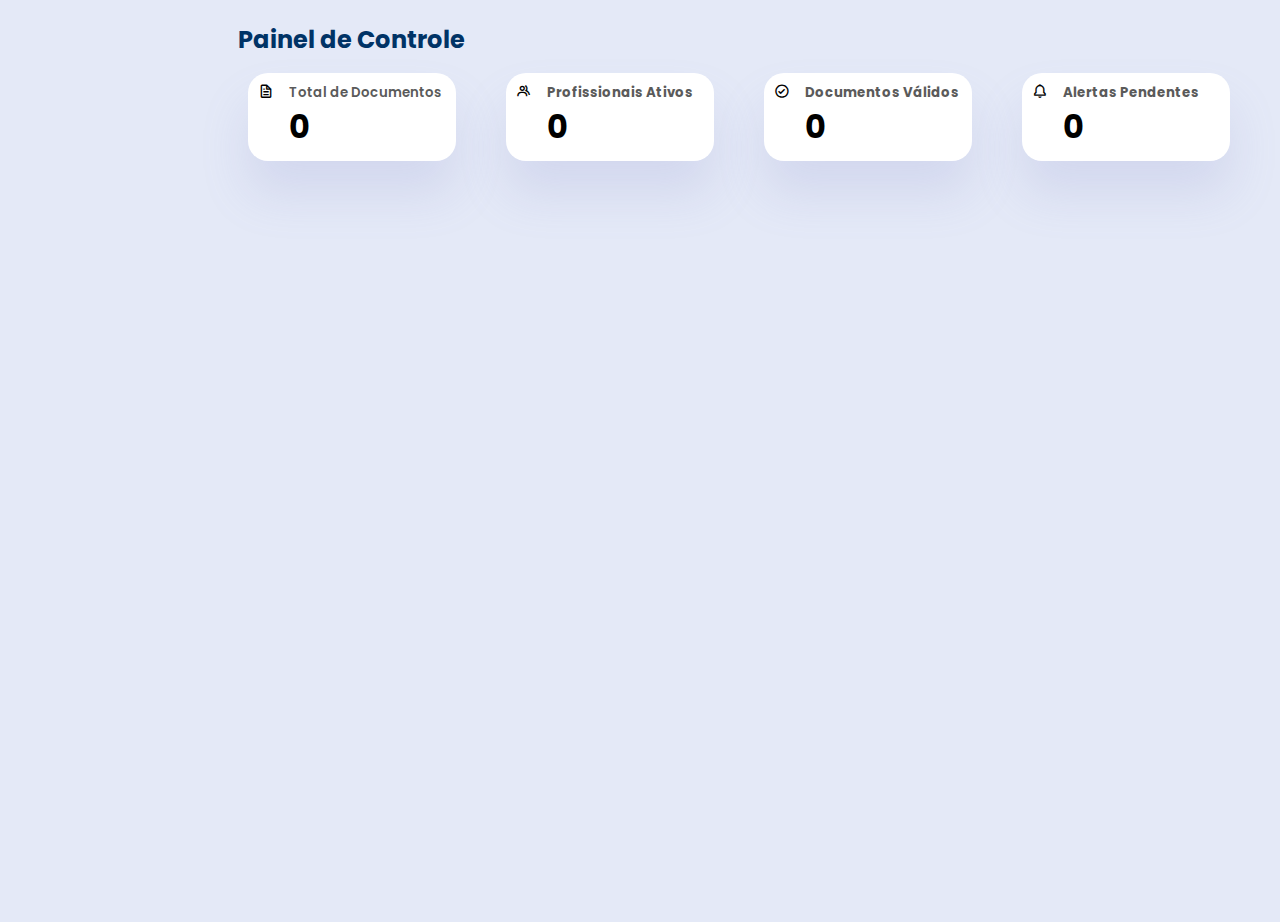
<file: telas/tela_1.html>
<!DOCTYPE html>
<html lang="en">
<head>
    <meta charset="UTF-8">
    <meta name="viewport" content="width=device-width, initial-scale=1.0">
    <title> Dashboard </title>
    <!-- CSS -->
    <link rel="stylesheet" href="/css/tela_1.css">

    <!-- Boxicons CSS-->
    <link href='https://unpkg.com/boxicons@2.1.4/css/boxicons.min.css' rel='stylesheet'>
</head>
<body>
    <main>
        <h2 style="margin-left: 20px;"> Painel de Controle </h2>

        <!--- CONTAGEM TOTAL DE DOCUMENTOS --->
        <div class="insights">
            <div class="total_documentos">
        <div class="top-row">
            <i class='bx bx-file icon1'></i>
            <div class="info_text">
                <h5> Total de Documentos </h5>
                <h1> 0 </h1>
            </div>
        </div>
    </div>

        <!--- CONTAGEM DE PROFISSIONAIS --->
            <div class="profissionais">
                <div class="top-row">
                    <i class='bx bx-group icon2'></i>
                    <div class="info-text">
                        <h5> Profissionais Ativos </h5>
                        <h1> 0 </h1>
                    </div>
                </div>
            </div>

        <!--- COMTAGEM DE DOCUMENTOS VÁLIDOS --->
            <div class="documentos_validos">
                <div class="top-row">
                    <i class='bx bx-check-circle icon3'></i>
                    <div class="info-text">
                        <h5> Documentos Válidos </h5>
                        <h1> 0 </h1>
                    </div>
                </div>
            </div>

        <!--- COMTAGEM DE ALERTAS PENDENTES --->
            <div class="alertas">
                <div class="top-row">
                    <i class='bx bx-bell icon4'></i>
                    <div class="info-text">
                        <h5> Alertas Pendentes </h5>
                        <h1> 0 </h1>
                    </div>
                </div>
            </div>
        </div>
    </main>
</body>
</html>
</file>
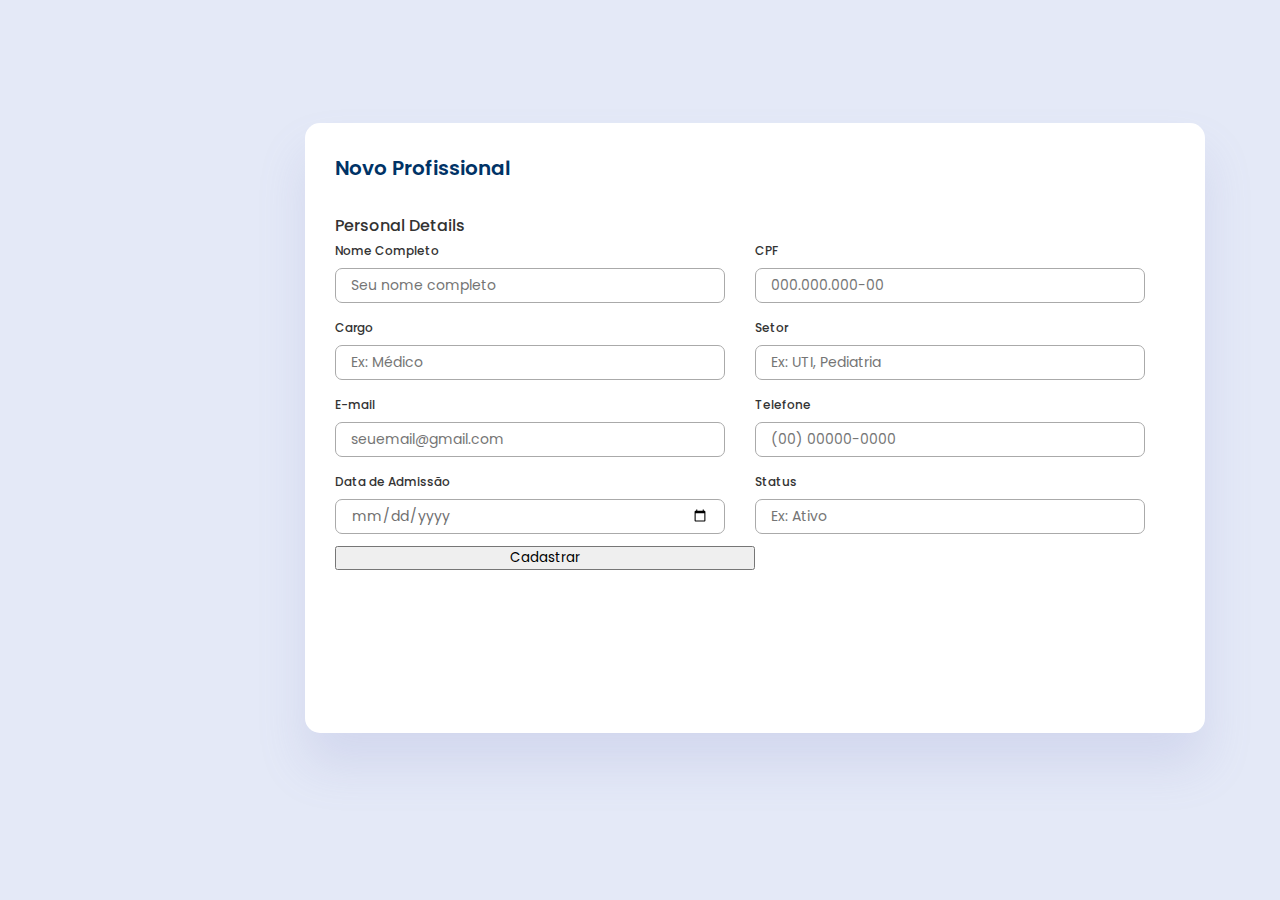
<file: telas/tela_2.html>
<!DOCTYPE html>
<html lang="en">
<head>
    <meta charset="UTF-8">
    <meta name="viewport" content="width=device-width, initial-scale=1.0">
    <title> Profissionais </title>
    <!-- CSS -->
    <link rel="stylesheet" href="/css/tela_2.css">

    <!-- Boxicons CSS-->
    <link href='https://unpkg.com/boxicons@2.1.4/css/boxicons.min.css' rel='stylesheet'>
</head>
<body>
    <div class="tabela_primaria">
        <header> Novo Profissional </header>

        <form action="#">
            <div class="form first">
                <div class="details personal">
                    <span class="title"> Personal Details </span>

                    <div class="fields">
                        <div class="input-field">
                            <label> Nome Completo </label>
                            <input type="text" placeholder="Seu nome completo" required>
                        </div>
                        <div class="input-field">
                            <label> CPF </label>
                            <input type="number" placeholder="000.000.000-00" required>
                        </div>
                        <div class="input-field">
                            <label> Cargo </label>
                            <input type="text" placeholder="Ex: Médico" required>
                        </div>
                        <div class="input-field">
                            <label> Setor </label>
                            <input type="text" placeholder="Ex: UTI, Pediatria" required>
                        </div>
                        <div class="input-field">
                            <label> E-mail </label>
                            <input type="text" placeholder="seuemail@gmail.com" required>
                        </div>
                        <div class="input-field">
                            <label> Telefone </label>
                            <input type="number" placeholder="(00) 00000-0000" required>
                        </div>
                        <div class="input-field">
                            <label> Data de Admissão </label>
                            <input type="date" required>
                        </div>
                        <div class="input-field">
                            <label> Status </label>
                            <input type="text" placeholder="Ex: Ativo" required>
                        </div>

                        <button class="button">
                            <span class="button" type="submit"> Cadastrar </span>
                        </button>
                    </div>
                </div>
            </div>
        </form>
    </div>
</body>
</file>
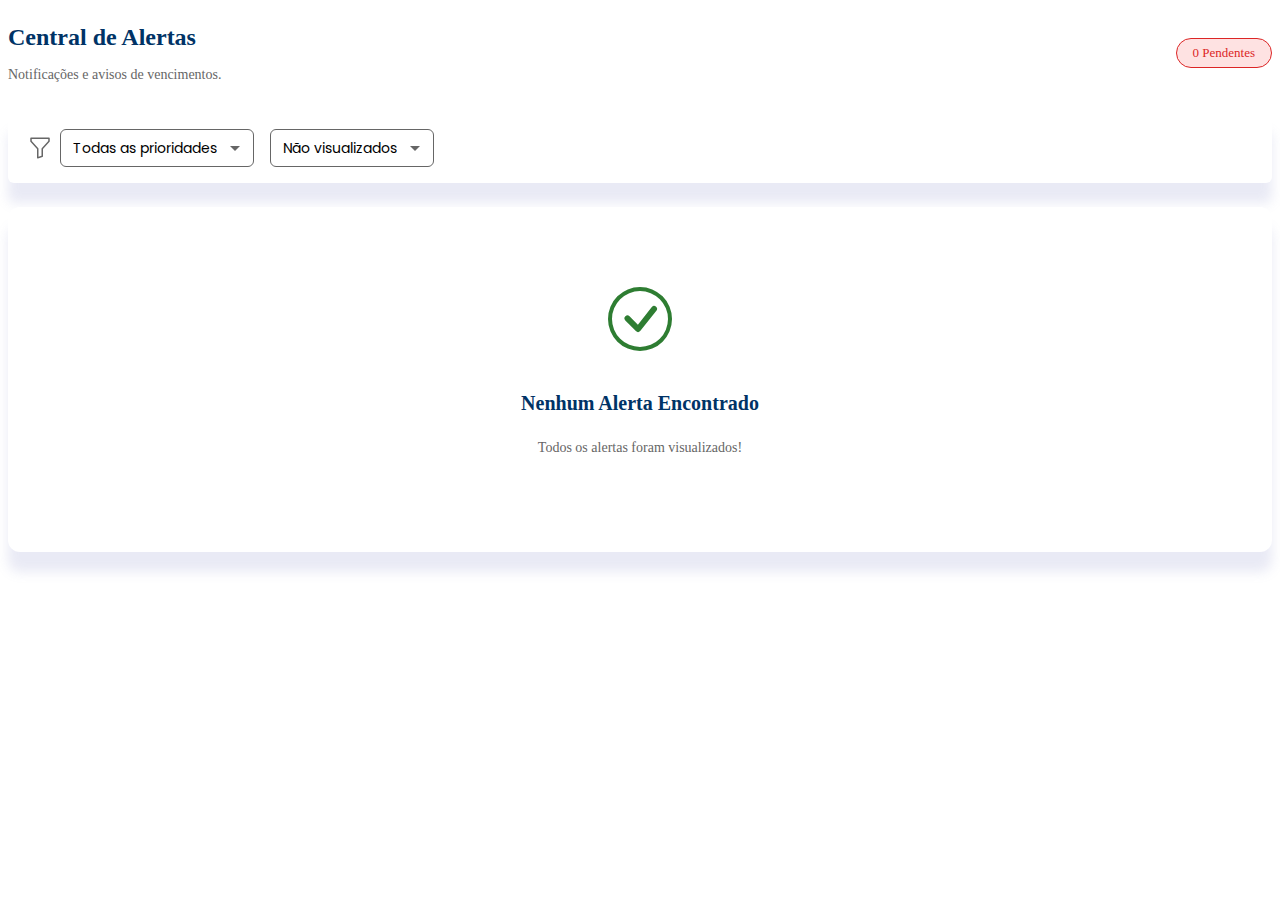
<file: view/alertas.html>
<html lang="pt-br">

<head>
    <meta charset="UTF-8">
    <meta name="viewport" content="width=device-width, initial-scale=1.0">
    <title>Central de Alertas</title>
    <link rel="stylesheet" href="/view/css/alertas.css">
</head>

<body>
    <header> <!--   Início do Cabeçalho -->
        <div class="titulos">
            <h1>Central de Alertas</h1>
            <p>Notificações e avisos de vencimentos.</p>
        </div>
        <div class="badge-pendentes">0 Pendentes</div>
    </header> <!--   Fim do Cabeçalho -->

    <main> <!--   Início do Conteúdo -->
        <div class="filtros-container">
            <div class="filtro-item"> <!--  Início Filtro  -->
                <svg xmlns="http://www.w3.org/2000/svg" width="24" height="24" fill="currentColor" class="bi bi-funnel"
                    viewBox="0 0 16 16">
                    <path
                        d="M1.5 1.5A.5.5 0 0 1 2 1h12a.5.5 0 0 1 .5.5v2a.5.5 0 0 1-.128.334L10 8.692V13.5a.5.5 0 0 1-.342.474l-3 1A.5.5 0 0 1 6 14.5V8.692L1.628 3.834A.5.5 0 0 1 1.5 3.5zm1 .5v1.308l4.372 4.858A.5.5 0 0 1 7 8.5v5.306l2-.666V8.5a.5.5 0 0 1 .128-.334L13.5 3.308V2z" />
                </svg>
                <select class="filtro">
                    <option>Todas as prioridades</option>
                    <option>Alta</option>
                    <option>Média</option>
                    <option>Baixa</option>
                </select>
            </div>

            <select class="filtro">
                <option>Não visualizados</option>
                <option>Visualizados</option>
                <option>Todos</option>
            </select>
        </div> <!--  Fim Filtro  -->

        <div class="alerta-vazio"> <!--  Início Alerta  -->
            <div class="icone-check">
                <svg xmlns="http://www.w3.org/2000/svg" width="64" height="64" fill="currentColor"
                    class="bi bi-check-circle" viewBox="0 0 16 16">
                    <path d="M8 15A7 7 0 1 1 8 1a7 7 0 0 1 0 14m0 1A8 8 0 1 0 8 0a8 8 0 0 0 0 16" />
                    <path
                        d="m10.97 4.97-.02.022-3.473 4.425-2.093-2.094a.75.75 0 0 0-1.06 1.06L6.97 11.03a.75.75 0 0 0 1.079-.02l3.992-4.99a.75.75 0 0 0-1.071-1.05" />
                </svg>
            </div>
            <h2>Nenhum Alerta Encontrado</h2>
            <p>Todos os alertas foram visualizados!</p>
        </div> <!--  Fim Alerta  -->
    </main> <!--   Fim do Conteúdo -->

    <script>
        // 1. Escutar alertas em tempo real
        useEffect(() => {
            const q = query(
                collection(db, "alertas"),
                where("visualizado", "==", false),
                orderBy("dataVencimento", "asc")
            );

            const unsubscribe = onSnapshot(q, (snapshot) => {
                const alertas = snapshot.docs.map(doc => ({
                    id: doc.id,
                    ...doc.data()
                }));
                setAlertas(alertas);
            });

            return () => unsubscribe(); // limpa o listener
        }, []);

        // 2. Marcar como visualizado
        const marcarVisualizado = async (alertaId) => {
            await updateDoc(doc(db, "alertas", alertaId), {
                visualizado: true,
                visualizadoEm: new Date()
            });
        };

        // 3. Filtros locais
        const alertasFiltrados = alertas
            .filter(a => filtroPrioridade === "todas" || a.prioridade === filtroPrioridade)
            .filter(a => filtroStatus === "nao_visualizados" ? !a.visualizado : true);
    </script>

</body>

</html>
</file>
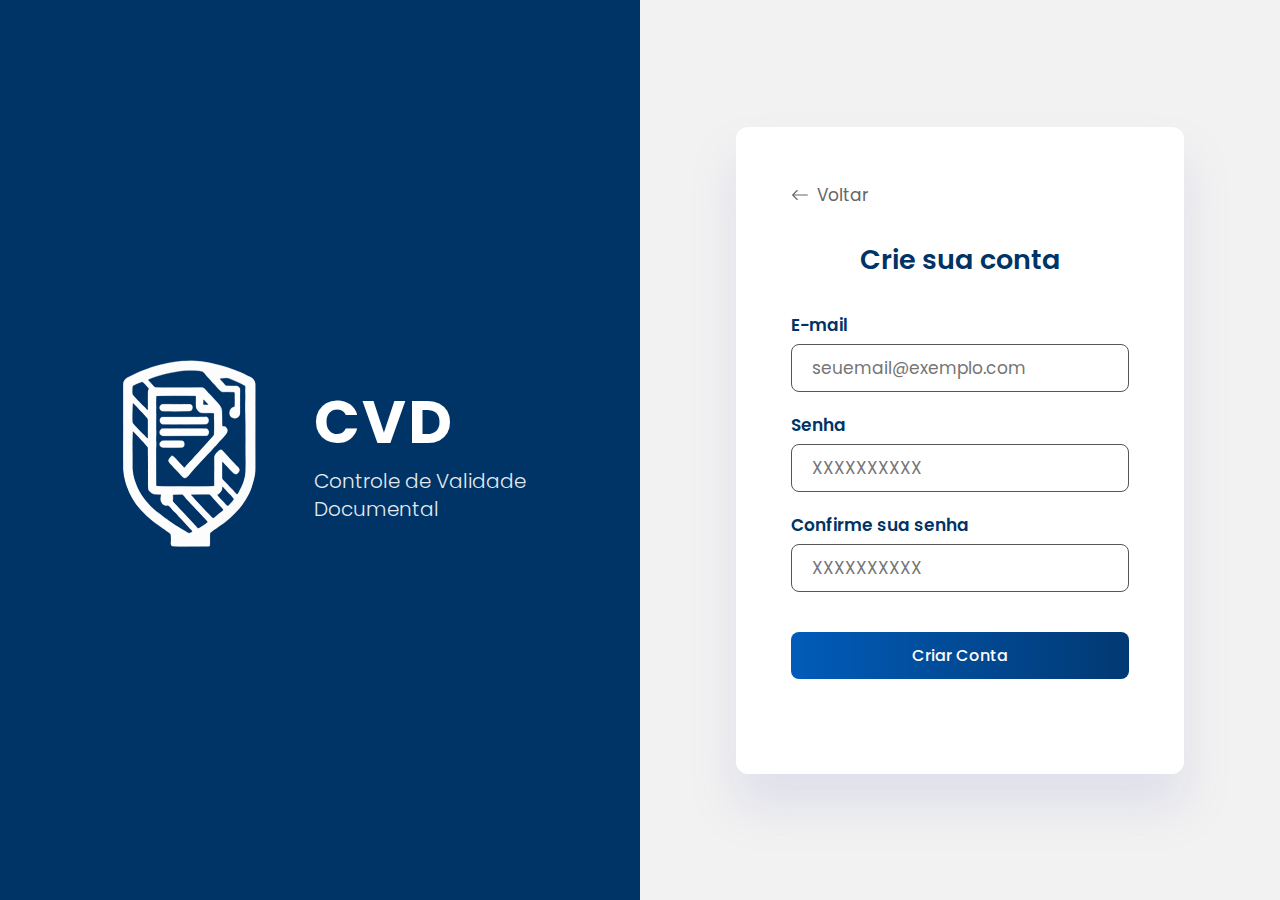
<file: view/cadastro.html>
<!DOCTYPE html>
<html lang="pt-br">
<head>
    <meta charset="UTF-8">
    <meta name="viewport" content="width=device-width, initial-scale=1.0">
    <title>Cadastro - CVD</title>
    <link rel="stylesheet" href="/assets/login_cadastro.css">
</head>

<body>
    <!--Início Container -->
    <div class="container">

        <!--Início Esquerdo -->
        <div class="lado-esquerdo">
            <div class="logo-container">
                <div class="logo">
                    <img src="/view/img/logo.png" alt="logo CVD">
                </div>
                <h1>CVD</h1>
                <p>Controle de Validade<br>Documental</p>
            </div>
        </div>
        <!--Fim Esquerdo -->

        <!--Início Direito -->
        <div class="lado-direito">
            <!--Início Container-Form--> 
            <div class="form-container">

                <a href="login.html" class="btn-voltar">
                    <svg xmlns="http://www.w3.org/2000/svg" width="18" height="18" fill="currentColor"
                        viewBox="0 0 16 16">
                        <path fill-rule="evenodd"
                            d="M15 8a.5.5 0 0 0-.5-.5H2.707l3.147-3.146a.5.5 0 1 0-.708-.708l-4 4a.5.5 0 0 0 0 .708l4 4a.5.5 0 0 0 .708-.708L2.707 8.5H14.5A.5.5 0 0 0 15 8" />
                    </svg>
                    Voltar
                </a>

                <div class="form-header">
                    <h2>Crie sua conta</h2>
                </div>


                <form>
                    <!--Início Formulário--> 
                    <div class="input-group">
                        <label for="email">E-mail</label>
                        <input type="email" id="email" placeholder="seuemail@exemplo.com" required>
                    </div>

                    <div class="input-group">
                        <label for="senha">Senha</label>
                        <input type="password" id="senha" placeholder="XXXXXXXXXX" required>
                    </div>

                    <div class="input-group">
                        <label for="senha">Confirme sua senha</label>
                        <input type="password" id="senha" placeholder="XXXXXXXXXX" required>
                    </div>

                    <button type="submit" class="btn-primary">Criar Conta</button>
                </form>
                <!--Fim Formulário--> 
            </div>
            <!--Fim Container-Form--> 
        </div>
        <!--Fim Direito -->  
    </div>
    <!--Fim Container --> 

    <script>
        async function doRegister() {
            clearAlerts(); clearErrors();
            const email = document.getElementById('reg-email').value.trim();
            const password = document.getElementById('reg-password').value;
            const confirm = document.getElementById('reg-confirm').value;

            // Validações
            let valid = true;
            if (!isValidEmail(email)) { showErr('reg-email-err', 'Informe um e-mail válido.'); valid = false; }
            if (password.length < 10) { showErr('reg-password-err', 'Mínimo 10 caracteres.'); valid = false; }
            if (password !== confirm) { showErr('reg-confirm-err', 'As senhas não coincidem.'); valid = false; }
            if (!valid) return;

            // Verifica duplicata
            if (findUser(email)) {
                setAlert('register-alert', 'error', 'Este e-mail já está cadastrado.');
                return;
            }

        }
    </script>

</body>

</html>
</file>
<file: css/alertas.css>
@import url('https://fonts.googleapis.com/css2?family=Poppins:ital,wght@0,100;0,200;0,300;0,400;0,500;0,600;0,700;0,800;0,900;1,100;1,200;1,300;1,400;1,500;1,600;1,700;1,800;1,900&display=swap');

:root {
    --body-color: #E4E9F7;
    --sidebar-color: #003366;
    --primary-color: #1755a0;
    --primary-color-light: #F6F5FF;
    --toggle-color: #DDD;
    --text-color: #F8F9FA;
    --secondary-color-light: rgba(132, 139, 200, 0.18);

    /* --- Cores de Notificação --- */
    --color-danger: #ff7782;
    --color-sucess: #41f1b6;
    --color-warning: #ffbb55;

    /* --- Sombra da Caixa --- */
    --box-shadow: 0 2rem 3rem var(--secondary-color-light);

    /* --- Animação de Transição --- */
    --tran-03: all 0.2s ease;
    --tran-03: all 0.3s ease;
    --tran-04: all 0.4s ease;
    --tran-05: all 0.5s ease;
}

.danger {
    color: var(--color-danger);
}

.sucess {
    color: var(--color-sucess);
}

.warning {
    color: var(--color-warning);
}

/* -------------- Menu -------------- */


@media (max-width: 768px) {
    body {
        margin-left: 0;
        margin-top: 150px; 
    }
}

/*--------------titulos------------*/

header{
  display: flex;
  justify-content: space-between; 
  align-items: center;
  padding: 32px 0px 24px ;
}

.titulos h1 {
    font-size: 28px;
    color: #003366;
    margin-bottom: 8px;
}

.titulos p {
    font-size: 14px;
    color: #666;
}

/********** Badge Pendentes ************/
.badge-pendentes{
  background-color: #fff3e0 ;
  color: red; 
  border: 1px solid #fff3e0;
  border-radius: 20px;
  padding: 6px 16px; 
  font-size: 13px;
  font-weight: 500;
  white-space: nowrap;
}

/************** Main ****************/
main{
    padding: 0 0 40px 0;
    max-width: 1400px;
}

/* ----------- Filtro de Alertas -----------*/
.filtros-container{
    background-color: #fff;
    padding: 16px 20px;
    border-radius: 6px;
    box-shadow: var(--box-shadow);
    display: flex;
    align-items: center;
    gap: 16px;
    margin-bottom: 24px;
}

.filtros-container:hover {
    transform: translateX(2px);
    box-shadow: 0 4px 12px rgba(0, 51, 102, 0.3);
}

.filtros-container:active {
    transform: translateY(1);
}

.filtro-item {
    display: flex;
    align-items: center;
    gap: 8px;
}

.filtro-item svg{
    color: #666;
    flex-shrink: 0;
}

.filtro {
    padding: 8px 12px;
    border: 1px solid #666;
    border-radius: 6px;
    background: #fff;
    color: #000;
    font-size: 14px;
    cursor: pointer;
    transition: var(--tran-03);
    font-family: 'Poppins', sans-serif;
    appearance: none;
    background-image: url("data:image/svg+xml,%3Csvg xmlns='http://www.w3.org/2000/svg' width='12' height='12' viewBox='0 0 12 12'%3E%3Cpath fill='%23666' d='M6 9L1 4h10z'/%3E%3C/svg%3E");
    background-repeat: no-repeat;
    background-position: right 12px center;
    padding-right: 36px;
}

.filtro:hover {
    border-color: var(--primary-color);
}

.filtro:focus {
    outline: none;
    border-color: var(--primary-color);
    box-shadow: 0 0 0 3px rgba(0, 102, 204, 0.1);
}

/*------- Contagem de Alertas---------*/

.alerta-vazio{
    background-color: #fff;
    border-radius: 12px;
    box-shadow: var(--box-shadow);
    border: 1px solid var(--border-color);
    display: flex;
    flex-direction: column;
  justify-content: center;
  align-items: center;
  padding: 80px 40px;
  text-align: center;
}

.icone-check{
    margin-bottom: 24px;
}

.icone-check svg {
    color: #0cf145;
}

.alerta-vazio h2{
    font-size: 20px;
    font-weight: 600;
    color: #003366;
    margin-bottom: 8px;
}

.alerta-vazio p {
    font-size: 14px;
    color: #666;
    line-height: 1.5;
}

.alerta-vazio:hover {
    transform: translateX(2px);
    box-shadow: 0 4px 12px rgba(0, 51, 102, 0.3);
}

.alerta-vazio:active {
    transform: translateY(1);
}
</file>
<file: css/login_cadastro.css>
@import url('https://fonts.googleapis.com/css2?family=Poppins:ital,wght@0,100;0,200;0,300;0,400;0,500;0,600;0,700;0,800;0,900;1,100;1,200;1,300;1,400;1,500;1,600;1,700;1,800;1,900&display=swap');

*{
    font-family: 'Poppins', sans-serif;
    margin: 0;
    padding: 0;
    box-sizing: border-box;
}

:root {
    --body-color: #E4E9F7;
    --sidebar-color: #003366;
    --primary-color: #1755a0;
    --primary-color-light: #F6F5FF;
    --toggle-color: #DDD;
    --text-color: #F8F9FA;
    --secondary-color-light: rgba(132, 139, 200, 0.18);

    /* --- Cores de Notificação --- */
    --color-danger: #ff7782;
    --color-sucess: #41f1b6;
    --color-warning: #ffbb55;

    /* --- Sombra da Caixa --- */
    --box-shadow: 0 2rem 3rem var(--secondary-color-light);

    /* --- Animação de Transição --- */
    --tran-03: all 0.2s ease;
    --tran-03: all 0.3s ease;
    --tran-04: all 0.4s ease;
    --tran-05: all 0.5s ease;
}

.danger {
    color: var(--color-danger);
}

.sucess {
    color: var(--color-sucess);
}

.warning {
    color: var(--color-warning);
}

/* -------------- Menu -------------- */
body {
    height: 100vh;
    background: var(--body-color);

}

@media (max-width: 768px) {
    body {
        margin-left: 0;
        margin-top: 150px; 
    }
}

/********** Container Principal ***********/

.container{
    display: grid;
    grid-template-columns: 1fr 1fr;
    min-height: 100vh;
}

/*************** Branding *************/

.lado-esquerdo {
    background: #003366;
    display: flex;
    align-items: center;
    justify-content: center;
    padding: 50px;
}

.logo-container {
    display: grid;
    grid-template-columns: auto 1fr;
    grid-template-rows: auto auto;
    align-items: center;
    column-gap: 50px;
    row-gap: 4px;
    color: white;
}

.logo {
    grid-row: 1 / 3;
    grid-column: 1;
}

.logo img {
    width: 215px;
    height: 230px;
    filter: drop-shadow(0 4px 8px rgba(0, 0, 0, 0.2));
    border-radius: 8px;
}

.logo-container h1 {
    font-size: 60px;
    font-weight: 700;
    margin: 0;
    letter-spacing: 2px;
    text-align: left;
    grid-column: 2;
    grid-row: 1;
    align-self: end;
}

.logo-container p {
    font-size: 20px;
    font-weight: 300;
    line-height: 1.4;
    opacity: 0.9;
    text-align: left;
    margin: 0;
    grid-column: 2;
    grid-row: 2;
    align-self: start;

}

/********* Lado Direito ***********/

.lado-direito {
    display: flex;
    align-items: center;
    justify-content: center;
    padding: 60px 40px
}

.form-container {
    background: #fff;
    border-radius: 12px;
    padding: 70px;
    box-shadow: 0 2px 8px rgba(0, 0, 0, 0.08);
    width: 100%;
    max-width: 470px;
}

.form-container:hover{
  transform: translateY(-1px);
  box-shadow: 0 4px 12px rgba(0, 51, 102, 0.3);
}

.form-container:active{
  transform: translateY(2);
}

/********** Botão Voltar ***********/

.btn-voltar {
    display: inline-flex;
    align-items: center;
    gap: 8px;
    color: #666;
    text-decoration: none;
    font-size: 17px;
    margin-bottom: 32px;
    transition: all 0.3s ease;
}

.btn-voltar:hover{
    color: #003366;
}


/********** Header do Formulário **********/

.form-header {
    text-align: center;
    color: #003366;
    margin-bottom: 32px;
}

.form-header h2 {
    font-size: 27px;
    font-weight: 600;
    margin-bottom: 4px;
}

.form-header p {
    font-size: 18px;
}

/*********** Botão Google *************/

.btn-google {
    width: 100%;
    display: flex;
    align-items: center;
    justify-content: center;
    gap: 10px;
    padding: 10px 20px;
    background: white;
    border: 1px solid #003366;
    border-radius: 8px;
    font-size: 17px;
    font-weight: 500;
    color: #003366;
    cursor: pointer;
    transition: all 0.3s ease;
    margin-bottom: 20px;
}

.btn-google:hover {
    background: #003366;
    color: #fff;
    border: #003366;
}

/********** Divisor OU ********/

.divider {
    display: flex;
    align-items: center;
    margin: 20px 0;
}

.divider::before,
.divider::after {
  content: '';
  flex: 1;
  height: 1px;
  background: var(--box-shadow);
}

.divider span {
    padding: 0 12px;
    font-size: 17px;
    color: #003366;
    font-weight: 500;
}

/********* Formulário **********/

form {
    background: #fff;
    margin-bottom: 20px;
}

.input-group{
    margin-bottom: 20px;
}


.input-group label {
    display: block;
    font-size: 17px;
    font-weight: 600;
    color: #003366;
    margin-bottom: 6px;
}

.input-group input {
    width: 100%;
    padding: 10px 20px;
    font-size: 17px;
    border: 1px solid var(#666);
    border-radius: 8px;
    background: white;
    color: #000;
    transition: all 0.3s ease;
    font-family: 'Poppins', sans-serif;
}

.input-group input::placeholder {
    color: #aaaaaa;
}

.input-group input:focus {
    outline: none;
    border-color: #003366;
    box-shadow: 0 0 0 3px rgba(0, 51, 102, 0.1);
}

/********* Botão Principal **********/

.btn-primary {
    width: 100%;
    padding: 11px 24px;
    background: #003366;
    margin: 3px;
    color: white;
    border: none;
    border-radius: 8px;
    font-size: 13px;
    font-weight: 500;
    cursor: pointer;
    transition: all 0.3s ease;
    font-family: 'Poppins', sans-serif;
}

.btn-primary:hover {
    background: #003366;
    transform: translateY(-1px);
    box-shadow: 0 4px 12px rgba(0, 51, 102, 0.3);
}

.btn-primary:active {
    transform: translateY(0);
}

/********* Link de Cadastro ***********/

.link-cadastro {
    text-align: center;
    font-size: 17px;
    font-weight: 600;
    color: #003366;
    margin-bottom: 20px;
}

.link-cadastro a {
    color: #003366;
    text-decoration: none;
    font-weight: 500;
    transition: all 0.3s ease;
}

.link-cadastro a:hover {
    text-decoration: underline;
}

/********* Responsivo *********/
@media (max-width: 968px) {
    .container {
        grid-template-columns: 1fr;
    }

.lado-esquerdo {
    display: none;
}

.lado-direito {
    padding: 24px 16px;
}

.form-container {
    max-width: 100%;
}

}

@media (max-width: 480px) {
    .form-header h2 {
        font-size: 24px ;
    }

    .btn-google,
    .btn-primary {
        padding: 14px 20px;
    }
}
</file>
<file: css/config.css>
@import url('https://fonts.googleapis.com/css2?family=Poppins:ital,wght@0,100;0,200;0,300;0,400;0,500;0,600;0,700;0,800;0,900;1,100;1,200;1,300;1,400;1,500;1,600;1,700;1,800;1,900&display=swap');

:root {
    --body-color: #E4E9F7;
    --sidebar-color: #003366;
    --primary-color: #83C5BE;
    --primary-color-light: #F6F5FF;
    --toggle-color: #DDD;
    --text-color: #F8F9FA;
    --secondary-color-light: rgba(132, 139, 200, 0.18);

    /* --- Cores de Notificação --- */
    --color-danger: #ff7782;
    --color-sucess: #41f1b6;
    --color-warning: #ffbb55;

    /* --- Sombra da Caixa --- */
    --box-shadow: 0 1.2rem 0.7rem var(--secondary-color-light);

    /* --- Animação de Transição --- */
    --tran-03: all 0.2s ease;
    --tran-03: all 0.3s ease;
    --tran-04: all 0.4s ease;
    --tran-05: all 0.5s ease;
}

.danger {
    color: var(--color-danger);
}

.sucess {
    color: var(--color-sucess);
}

.warning {
    color: var(--color-warning);
}

/*----------Titulo------------*/
.titulos h1 {
  color: #003366;
  font-size: 28px;
}

.titulos span {
    color: #666;
    font-size: 13px;
}

.titulos h3 {
  font-size: 14px;
  color: #666;
  font-weight: normal;
}

.titulos {
    margin-bottom: 30px;
}
/*-------------Card--------------*/

.card{
    background-color: white;
    border-radius: 12px;
    padding: 24px;
    margin-bottom: 25px;
    box-shadow: var(--box-shadow);
    border: 1px solid #e0e0e0;
}

.checkbox-wrapper{
    display: flex;
    justify-content: space-between;
    align-items: flex-start;
    gap: 16px;
}

.checkbox-label{
    flex: 1;
}

.checkbox-wrapper input[type="checkbox"] {
    flex-shrink: 0;
    width: 20px;
    height: 20px;
    margin-top: 2px;
}

.card-header {
    color: #003366;
    display: flex;
    align-items: center;
    gap: 8px;
    margin-bottom: 7px;
}

.descricao,
.helper-text {
    font-size: 12px;
    color: #666666;
    margin-top: 10px;      
    margin-bottom: 12px;   
    line-height: 1.5;
}

.card i {
    font-size: 30px;
}

/************* Inputs e Selects**************/

.campo input [type="number"],
.campo input [type="tel"],
.campo select {
    width: 100%;
    padding: 12px 16px;
    border: 1px solid #aaa;
    border-radius: 8px;
}

input{
    width: 100%;
    padding: 12px 16px;
    border: 1px solid #aaa;
    border-radius: 8px;
}

/************ Focus Azul **************/
.campo input:focus,
.campo select:focus {
    outline: none;
    border-color: #0066cc;
    box-shadow: 0 0 0 3px rgba(0, 102, 204, 0.1);
}

.campo label{
    display: block;
    font-size: 14px;
    font-weight: 600;
    color: #003366;
    margin-bottom: 8px;
    margin-top: 15px;
}

/*********** Botão **************/

.button-container{
    display: flex;
    justify-content: flex-end;
    margin-top: 32px;
    padding-top: 24px;
}

#btn-salvar{
    background: linear-gradient(to right, #015cb9, #013973);
    color: white;
    padding: 12px 32px;
    border: none;
    border-radius: 8px;
    cursor: pointer;
}

#btn-salvar:hover{
    background: #0052a3;
    transform: translateY(-1px);
}
</file>
<file: css/dados.css>
@import url('https://fonts.googleapis.com/css2?family=Poppins:ital,wght@0,100;0,200;0,300;0,400;0,500;0,600;0,700;0,800;0,900;1,100;1,200;1,300;1,400;1,500;1,600;1,700;1,800;1,900&display=swap');

:root {
    --body-color: #E4E9F7;
    --sidebar-color: #003366;
    --primary-color: #1755a0;
    --primary-color-light: #F6F5FF;
    --toggle-color: #DDD;
    --text-color: #F8F9FA;
    --secondary-color-light: rgba(132, 139, 200, 0.18);

    /* --- Cores de Notificação --- */
    --color-danger: #ff7782;
    --color-sucess: #41f1b6;
    --color-warning: #ffbb55;

    /* --- Sombra da Caixa --- */
    --box-shadow: 0 1.2rem 0.7rem var(--secondary-color-light);

    /* --- Animação de Transição --- */
    --tran-03: all 0.2s ease;
    --tran-03: all 0.3s ease;
    --tran-04: all 0.4s ease;
    --tran-05: all 0.5s ease;
}

.danger {
    color: var(--color-danger);
}

.sucess {
    color: var(--color-sucess);
}

.warning {
    color: var(--color-warning);
}

.page-header {
    display: flex;
    justify-content: space-between;
    align-items: center;
    width: 100%;
}

@media (max-width: 768px) {
    .cards-container {
        grid-template-columns: 1fr;
    }
}
/*----------Titulo------------*/

header {
    display: flex;
    justify-content: space-between;
    align-items: center;
    width: 100%;
}

.titulos h1 {
  font-size: 28px;
  color: #003366;
}

.titulos p {
  font-size: 14px;
  color: #666;
  margin-bottom: 20px;
}

/*-------------Cards-------------*/

.cards-container {
    display: grid;
    grid-template-columns: 1fr 1fr;
    gap: 35px;
    max-width: 1400px;
    width: 100%;
    align-items: start;
    margin: 15px auto 0 auto;
}

.card-import,
.card-export {
    background: white;
    border-radius: 12px;
    padding: 28px;
    display: flex;
    flex-direction: column;
    min-height: 600px;
    box-shadow: var(--box-shadow);
}

.card-header{
  display: flex;
  align-items: center;
  gap: 12px;
  margin-bottom: 16px
}

.card-header svg{
  color: var(--color-sucess);
  flex-shrink: 0;
}

.card-header h3 {
  font-size: 18px;
  font-weight: 600;
  color: #003366;
}

.card-descricao {
  font-size: 17px;
  color: #666;
  margin-bottom: 15px;
  margin-top: 10px;
}

/*************Campo*************/

.campo{
  margin-bottom: 24px;
}

.campo label {
    display: block;
    font-size: 16px;
    font-weight: 700;
    color: #003366;
    margin-bottom: 25px;
}

.campo span{
  color: #003366;
}
/***********Input de Arquivo****************/

.file-input-wrapper{
  position: relative;
  margin-bottom: 12px;
}

.btn-select-file{
  width: 100%;
  background: white;
    border: 1px solid #E0E0E0;
    color: #666;
    padding: 12px 16px;
    border-radius: 8px;
    font-size: 14px;
    cursor: pointer;
    text-align: left;
    display: flex;
    justify-content: space-between;
    align-items: center;
    transition: var(--tran-03);
    font-family: 'Poppins', sans-serif;
  }

  .btn-select-file:hover {
    border-color: #0066cc;
    background: #F8F9FA;
}

.file-name {
  color: #999;
  font-size: 13px;
}

/*************Caixas de Nota***************/
.nota-info {
    background-color: #f2f2f2;
    border-left: 4px solid #1e4b78;
    padding: 16px;
    border-radius: 8px;
    font-size: 13px;
    color: #1A1A1A;
    line-height: 1.6;
}

.alert-info {
  background-color: #f2f2f2;
  border-left: 4px solid #1e4b78;
  padding: 16px;
  border-radius: 8px;
    margin: 25px 0;
    font-size: 13px;
    color: #1A1A1A;
    line-height: 1.6;
  }

  
.alert-info strong {
    font-weight: 600;
}

  /*************Botões*****************/
  .btn-primary {
    width: 100%;
    background: linear-gradient(to right, #015cb9, #013973);
    color: white;
    border: none;
    padding: 14px 24px;
    border-radius: 8px;
    font-size: 14px;
    font-weight: 500;
    cursor: pointer;
    margin-top: auto;
    transition: all 0.3s ease;

  }

  .btn-primary:hover {
  background-color: #0052a3;
}
</file>
<file: css/documentos.css>
@import url('https://fonts.googleapis.com/css2?family=Poppins:wght@100;200;300;400;500;600;700;800;900&display=swap');

:root {
    --body-color: #E4E9F7;
    --primary-color: #124b92;
    --secondary-color-light: rgba(132, 139, 200, 0.18);
    --color-danger: #ff7782;
    --color-sucess: #41f1b6;
    --color-warning: #ffbb55;
    --box-shadow: 0 1.2rem 0.7rem var(--secondary-color-light);
    --tran-03: all 0.3s ease;
}

.danger  { color: var(--color-danger); }
.sucess  { color: var(--color-sucess); }
.warning { color: var(--color-warning); }

/* -------------- Cabeçalho da Página -------------- */
.page-header {
    display: flex;
    justify-content: space-between;
    align-items: center;
    width: 100%;
    margin-bottom: 10px;
}

.page-header-left h1 {
    font-size: 24px;
    font-weight: 700;
    color: #003366;
}

.page-header-left p {
    font-size: 13px;
    color: #777;
    margin-top: 2px;
    margin-bottom: 20px;
}

.btn-novo {
    display: flex;
    align-items: center;
    gap: 6px;
    height: 42px;
    padding: 0 20px;
    border: none;
    outline: none;
    color: #fff;
    border-radius: 5px;
    background: linear-gradient(to right, #015cb9, #013973);
    font-size: 14px;
    font-weight: 500;
    cursor: pointer;
    transition: var(--tran-03);
    margin-bottom: 20px;
}

.btn-novo:hover {
    background-color: #003366;
}

/* -------------- Tabela de Cadastro -------------- */
.tabela_primaria {
    width: 100%;
    background-color: #fff;
    border-radius: 15px;
    padding: 30px;
    margin-bottom: 40px;
    box-shadow: var(--box-shadow);
}

.tabela_primaria header {
    font-size: 20px;
    font-weight: 600;
    color: #003366;
    margin-bottom: 35px;
}

.header-container {
    display: flex;
    justify-content: space-between;
    align-items: center;
}

.close-icon {
    font-size: 37px;
    color: #555;
    cursor: pointer;
    margin-bottom: 25px;
}

/* -------------- Formulário -------------- */
.tabela_primaria form {
    position: relative;
    background-color: #fff;
}

.tabela_primaria form .details {
    margin-top: 10px;
}

.tabela_primaria form .fields {
    display: grid;
    align-items: center;
    grid-template-columns: repeat(2, 1fr);
    gap: 0 20px;
}

.input-field.full-width {
    grid-column: 1 / -1;
}

form .fields .input-field {
    display: flex;
    flex-direction: column;
    margin: 4px 0;
}

.input-field label {
    font-size: 12px;
    font-weight: 700;
    color: #003366;
}


.input-field input,
.input-field select {
    outline: none;
    font-size: 14px;
    font-weight: 400;
    color: #333;
    border-radius: 7px;
    border: 1px solid #aaa;
    padding: 0 15px;
    height: 35px;
    margin: 8px 0;
    width: 100%;
    box-shadow: none;
}

.input-field input[type="date"] { color: #707070; }

.tabela_primaria form .btn-cadastrar {
    display: flex;
    align-items: center;
    justify-content: center;
    height: 45px;
    max-width: 200px;
    width: 100%;
    border: none;
    outline: none;
    color: #FFF;
    border-radius: 5px;
    background: linear-gradient(to right, #015cb9, #013973);
    cursor: pointer;
    font-size: 14px;
}

.tabela_primaria form .btn-cancelar {
    display: flex;
    align-items: center;
    justify-content: center;
    height: 45px;
    max-width: 200px;
    width: 100%;
    color: #003366;
    border-radius: 5px;
    border: solid #003366;
    background-color: #ffffff;
    cursor: pointer;
    font-size: 14px;
}

.form-actions {
    display: flex;
    justify-content: flex-end;
    gap: 12px;
    margin: 25px 0;
}

/* -------------- Lista de Documentos -------------- */
.lista-profissionais {
    width: 100%;
}

.conteudo-lista {
    background: #fff;
    padding: 25px;
    border-radius: 15px;
    width: 100%;
    box-shadow: var(--box-shadow);
}

.topo-lista {
    display: flex;
    justify-content: space-between;
    gap: 15px;
    margin-bottom: 30px;
    width: 100%;
}

.busca {
    height: 40px;
    flex: 1;
    display: flex;
    align-items: center;
    background: #fff;
    border-radius: 8px;
    padding: 8px 12px;
    border: 1px solid #555;
}

.busca input {
    border: none;
    outline: none;
    flex: 1;
}

.filtro select {
    height: 40px;
    border-radius: 8px;
    border: 1px solid #555;
    padding: 0 10px;
    background: #fff;
}

.card-profissional {
    width: 100%;
    display: flex;
    gap: 15px;
    background: #fff;
    padding: 18px;
    border-radius: 12px;
    border: 1px solid #555;
    box-shadow: 0 3px 8px rgba(0,0,0,0.06);
    margin-bottom: 15px;
}

.avatar {
    width: 50px;
    height: 50px;
    border-radius: 50%;
    background: #0d47a1;
    color: #fff;
    display: flex;
    align-items: center;
    justify-content: center;
    font-weight: bold;
    font-size: 20px;
    flex-shrink: 0;
}

.avatar-doc {
    background: #fff7e6;
    color: #e6a817;
    border: 1px solid #f0d080;
    font-size: 24px;
}

.top-info {
    display: flex;
    justify-content: space-between;
    align-items: center;
}

.edit-icon {
    font-size: 25px;
    cursor: pointer;
    color: #0d47a1;
}

.badges { margin: 6px 0 10px 0; }

.badge {
    display: inline-block;
    padding: 4px 10px;
    border-radius: 20px;
    font-size: 12px;
    margin-right: 6px;
    font-weight: 500;
}

.badge.ativo    { background: #d4f8e8; color: #1b8a5a; }
.badge.cargo    { background: #e3f0ff; color: #2f5bd3; }
.badge.setor    { background: #efe7ff; color: #6a3de8; }
.badge.vencendo { background: #fff3cd; color: #b78103; }

.card-profissional p {
    margin: 3px 0;
    font-size: 13px;
    color: #555;
}

.info { flex: 1; }
</file>
<file: css/profissionais.css>
@import url('https://fonts.googleapis.com/css2?family=Poppins:wght@100;200;300;400;500;600;700;800;900&display=swap');

:root {
    --body-color: #E4E9F7;
    --sidebar-color: #003366;
    --primary-color: #124b92;
    --secondary-color-light: rgba(132, 139, 200, 0.18);
    --color-danger: #ff7782;
    --color-sucess: #41f1b6;
    --color-warning: #ffbb55;
    --box-shadow: 0 1.2rem 0.7rem var(--secondary-color-light);
    --tran-03: all 0.3s ease;
}

.danger  { color: var(--color-danger); }
.sucess  { color: var(--color-sucess); }
.warning { color: var(--color-warning); }

/* -------------- Cabeçalho da Página -------------- */
.page-header {
    display: flex;
    justify-content: space-between;
    align-items: center;
    width: 100%;
}

.page-header-left h1 {
    font-size: 24px;
    font-weight: 700;
    color: #003366;
}

.page-header-left p {
    font-size: 13px;
    color: #777;
    margin-top: 2px;
    margin-bottom: 25px;
}

.btn-novo {
    display: flex;
    align-items: center;
    gap: 6px;
    height: 42px;
    padding: 0 20px;
    border: none;
    outline: none;
    color: #fff;
    border-radius: 5px;
    background: linear-gradient(to right, #015cb9, #013973);
    font-size: 14px;
    font-weight: 500;
    cursor: pointer;
    margin-bottom: 25px;
}

/* -------------- Cadastro de Profissional -------------- */
.tabela_primaria {
    width: 100%;
    background-color: #fff;
    border-radius: 15px;
    padding: 30px;
    margin-bottom: 40px;
    box-shadow: var(--box-shadow);
}

.tabela_primaria header {
    font-size: 20px;
    font-weight: 600;
    color: #003366;
    margin-bottom: 20px;
}

.header-container {
    display: flex;
    justify-content: space-between;
    align-items: center;
}

.close-icon {
    font-size: 37px;
    color: #555;
    cursor: pointer;
    margin-bottom: 25px;
}

/* -------------- Formulário -------------- */
.tabela_primaria form {
    position: relative;
    margin-top: 16px;
    background-color: #FFF;
}

.tabela_primaria form .details {
    margin-top: 30px;
}

.tabela_primaria form .title {
    font-size: 16px;
    font-weight: 500;
    margin: 6px 0;
    color: #333;
}

.tabela_primaria form .fields {
    display: grid;
    align-items: center;
    grid-template-columns: repeat(2, 1fr);
    gap: 0 20px;
}

form .fields .input-field {
    display: flex;
    flex-direction: column;
    margin: 4px 0;
}

.input-field label {
    font-size: 12px;
    font-weight: 700;
    color: #003366;
}

.input-field input,
.input-field select {
    outline: none;
    font-size: 14px;
    font-weight: 400;
    color: #333;
    border-radius: 7px;
    border: 1px solid #aaa;
    padding: 0 15px;
    height: 35px;
    margin: 8px 0;
    width: 100%;
    box-shadow: none;
}

.input-field input[type="date"] { color: #707070; }

.tabela_primaria form .btn-cadastrar {
    display: flex;
    align-items: center;
    justify-content: center;
    height: 45px;
    max-width: 200px;
    width: 100%;
    border: none;
    outline: none;
    color: #FFF;
    border-radius: 5px;
    background: linear-gradient(to right, #015cb9, #013973);
    cursor: pointer;
    font-size: 14px;
}

.tabela_primaria form .btn-cancelar {
    display: flex;
    align-items: center;
    justify-content: center;
    height: 45px;
    max-width: 200px;
    width: 100%;
    color: #003366;
    border-radius: 5px;
    border: solid #003366;
    background-color: #ffffff;
    cursor: pointer;
    font-size: 14px;
}

.form-actions {
    display: flex;
    justify-content: flex-end;
    gap: 12px;
    margin: 25px 0;
}

/* -------------- Lista de Profissionais -------------- */
.lista-profissionais {
    width: 100%;
}

.conteudo-lista {
    background: #fff;
    padding: 25px;
    border-radius: 15px;
    width: 100%;
    box-shadow: var(--box-shadow);
}

.topo-lista {
    display: flex;
    justify-content: space-between;
    gap: 15px;
    margin-bottom: 30px;
    width: 100%;
}

.busca {
    height: 40px;
    flex: 1;
    display: flex;
    align-items: center;
    background: #fff;
    border-radius: 8px;
    padding: 8px 12px;
    border: 1px solid #aaa;
}

.busca input {
    border: none;
    outline: none;
    flex: 1;
    padding: 5px;
}

.filtro select {
    height: 40px;
    border-radius: 8px;
    border: 1px solid #aaa;
    padding: 0 15px;
    background: #fff;
}

.card-profissional {
    width: 100%;
    display: flex;
    gap: 15px;
    background: #fff;
    padding: 18px;
    border-radius: 12px;
    border: 1px solid #aaa;
    box-shadow: 0 3px 8px rgba(0,0,0,0.06);
    margin-bottom: 15px;
}

.card-profissional .info h3 {
    font-weight: 550;
    color: #003366;

}

.avatar {
    width: 60px;
    height: 60px;
    border-radius: 50%;
    background: #0d47a1;
    color: #fff;
    display: flex;
    align-items: center;
    justify-content: center;
    font-weight: 500;
    font-size: 30px;
}

.top-info {
    display: flex;
    justify-content: space-between;
    align-items: center;
}

.edit-icon {
    font-size: 25px;
    cursor: pointer;
    color: #0d47a1;
}

.badges { margin: 6px 0 10px 0; }

.badge {
    display: inline-block;
    padding: 4px 10px;
    border-radius: 20px;
    font-size: 12px;
    margin-right: 6px;
    font-weight: 500;
}

.badge.ativo    { background: #d4f8e8; color: #1b8a5a; }
.badge.cargo    { background: #e3f0ff; color: #2f5bd3; }
.badge.setor    { background: #efe7ff; color: #6a3de8; }
.badge.vencendo { background: #fff3cd; color: #b78103; }

.card-profissional p {
    margin: 3px 0;
    font-size: 13px;
    color: #555;
}

.info { flex: 1; }
</file>
<file: css/tela_1.css>
@import url('https://fonts.googleapis.com/css2?family=Poppins:ital,wght@0,100;0,200;0,300;0,400;0,500;0,600;0,700;0,800;0,900;1,100;1,200;1,300;1,400;1,500;1,600;1,700;1,800;1,900&display=swap');

* {
    font-family: 'Poppins', sans-serif;
    margin: 0;
    padding: 0;
    box-sizing: border-box;
}

:root {
    --body-color: #E4E9F7;
    --sidebar-color: #003366;
    --primary-color: #124b92;
    --primary-color-light: #F6F5FF;
    --toggle-color: #DDD;
    --text-color: #F8F9FA;
    --secondary-color-light: rgba(132, 139, 200, 0.18);

    /* --- Cores de Notificação --- */
    --color-danger: #ff7782;
    --color-sucess: #41f1b6;
    --color-warning: #ffbb55;

    /* --- Sombra da Caixa --- */
    --box-shadow: 0 2rem 3rem var(--secondary-color-light);

    /* --- Animação de Transição --- */
    --tran-03: all 0.2s ease;
    --tran-03: all 0.3s ease;
    --tran-04: all 0.4s ease;
    --tran-05: all 0.5s ease;
}

.danger {
    color: var(--color-danger);
}

.sucess {
    color: var(--color-sucess);
}

.warning {
    color: var(--color-warning);
}

/* -------------- Menu -------------- */
body {
    height: 100vh;
    background: var(--body-color);
    margin-left: 17%;
    
}

/* -------------- Contadores do Dashboard -------------- */
main {
    margin-top: 1.4rem;
}

main .insights {
    display: grid;
    grid-template-columns: repeat(4, 1fr);
    gap: 20px;
    margin-right: 50px;
}

main .insights > div {
    background: white;
    padding: 10px;
    border-radius: 20px;
    margin-top: 1rem;
    margin-left: 30px;
    box-shadow: var(--box-shadow);
}

main .insights > div:hover {
    transform: scale(1.04);
    transition: var(--tran-04);
}

h2 {
    margin-left: 40px;
    color: #003366;
}

.top-row {
    display: flex;
    flex-direction: row;
    align-items: flex-start;
    gap: 15px;
}

.info_text h5,
.info_text h1 {
    margin: 0;
    padding: 0;
}

.info_text h5 {
    font-weight: 600;
}

.info_text h1 {
    font-size: 2rem;
    font-weight: bold;
}

main h5 {
    color: rgb(90, 90, 90);
}

main .icone1 {
    background: #003366;
    padding: 0.5rem;
    border-radius: 30%;
    font-size: 30px;
    color: #fff;
}
main .icone2 {
    background: green;
    padding: 0.5rem;
    font-size: 30px;
    border-radius: 30%;
    color: #fff;
}
main .icone3 {
    background: green;
    padding: 0.5rem;
    font-size: 30px;
    border-radius: 30%;
    color: #fff;
}
main .icone4 {
    background: darkred;
    padding: 0.5rem;
    font-size: 30px;
    border-radius: 30%;
    color: #fff;
}

/* -------------- Documentos a Vencer -------------- */
main .tabelas_secundarias {
    display: flex;
    margin: 2rem 2.3% 0 2.3%;
}

main .tabelas_secundarias > div {
    flex: 1;
}

main .tabelas_secundarias h2 { 
    margin-bottom: 0.5rem;
    margin-left: 0.5rem;
    color: #003366;
}

main .alertas_documentos h2 {
    margin: 0;
    font-size: 19px;
    color: #003366;
}

main .tabelas_secundarias table {
    background: white;
    width: 135%;
    border-radius: 20px;
    padding: 15px;
    box-shadow: var(--box-shadow);
}

main table tbody td {
    height: 2.8rem;
    border-bottom: 1px solid var(--secondary-color-light);
}

main table th {
    text-align: left;
}

main .tabelas_secundarias a {
    text-align: left;
    font-weight: 500;
    display: block;
    margin-top: 0.5rem;
    margin-left: 1%;
    color: #003366;
    text-decoration: none;
}

/* -------------- Tabela de Alertas -------------- */
main .alertas_documentos .alerta-card {
    background: white;
    border-radius: 15px;
    margin-top: 3rem;
    padding: 1.5rem;
    box-shadow: var(--box-shadow);
    display: flex;
    flex-direction: column;
    align-items: center;
    gap: 2rem;
    margin-left: 45%;
    height: 240px;
}

main .alerta-header {
    width: 100%;
    display: flex;
    align-items: center;
    gap: 0.8rem;
}

main .alerta-icone {
    font-size: 1.8rem;
    color: #006D77;
}

main .alerta-body {
    display: flex;
    flex-direction: column;
    align-items: center;
    gap: 0.8rem;
}

main .alerta-status {
    font-size: 4.5rem;
    color: #2F9E44;
}

main .alerta-body p {
    font-size: 1.1rem;
    color: #6C757D;
}
</file>
<file: css/tela_2.css>
@import url('https://fonts.googleapis.com/css2?family=Poppins:ital,wght@0,100;0,200;0,300;0,400;0,500;0,600;0,700;0,800;0,900;1,100;1,200;1,300;1,400;1,500;1,600;1,700;1,800;1,900&display=swap');

* {
    font-family: 'Poppins', sans-serif;
    margin: 0;
    padding: 0;
    box-sizing: border-box;
}

:root {
    --body-color: #E4E9F7;
    --sidebar-color: #003366;
    --primary-color: #124b92;
    --primary-color-light: #F6F5FF;
    --toggle-color: #DDD;
    --text-color: #F8F9FA;
    --secondary-color-light: rgba(132, 139, 200, 0.18);

    /* --- Cores de Notificação --- */
    --color-danger: #ff7782;
    --color-sucess: #41f1b6;
    --color-warning: #ffbb55;

    /* --- Sombra da Caixa --- */
    --box-shadow: 0 2rem 3rem var(--secondary-color-light);

    /* --- Animação de Transição --- */
    --tran-03: all 0.2s ease;
    --tran-03: all 0.3s ease;
    --tran-04: all 0.4s ease;
    --tran-05: all 0.5s ease;
}

.danger {
    color: var(--color-danger);
}

.sucess {
    color: var(--color-sucess);
}

.warning {
    color: var(--color-warning);
}

/* -------------- Menu -------------- */
body {
    height: 100vh;
    background: var(--body-color);
    display: flex;
    align-items: center;
    justify-content: center;
    background: var(--body-color);
}

main {
    margin-top: 1.4rem;
}

/* -------------- Cadastro de Profissional -------------- */
.tabela_primaria {
    position: relative;
    max-width: 900px;
    margin-left: 18%;
    margin-bottom: 45px;
    width: 100%;
    background-color: #FFF;
    border-radius: 15px;
    padding: 30px;
    box-shadow: var(--box-shadow);
}

.tabela_primaria header {
    font-size: 20px;
    font-weight: 600;
    color: #003366;
}

.tabela_primaria form {
    position: relative;
    margin-top: 16px;
    min-height: 490px;
    background-color: #FFF;
}

.tabela_primaria form .details {
    margin-top: 30px;
}

.tabela_primaria form .title {
    font-size: 16px;
    margin-bottom: 8px;
    font-weight: 500;
    margin: 6px 0;
    color: #333;
}

.tabela_primaria form .fields {
    display: grid;
    align-items: center;
    justify-content: space-between;
    grid-template-columns: repeat(2, 1fr);
}

form .fields .input-field {
    display: flex;
    width: calc(100% / 3 - 15px);
    flex-direction: column;
    margin: 4px 0;
}

.input-field label {
    font-size: 12px;
    font-weight: 500;
    color: #333;
}

.input-field input {
    outline: none;
    font-size: 14px;
    font-weight: 400;
    color: #333;
    border-radius: 7px;
    border: 1px solid #aaa;
    padding: 0 15px;
    height: 35px;
    margin: 8px 0;
    width: 390px;
}

.input-field input:is(:focus, :valid) {
    box-shadow: 0 3px 6px rgba(132, 139, 200, 0.18)
}

.input-field input[type="date"] {
    color: #707070;
}

.input-field input[type="date"]:valid {
   color: #333;
}
</file>
<file: view/css/alertas.css>
@import url('https://fonts.googleapis.com/css2?family=Poppins:ital,wght@0,100;0,200;0,300;0,400;0,500;0,600;0,700;0,800;0,900;1,100;1,200;1,300;1,400;1,500;1,600;1,700;1,800;1,900&display=swap');

:root {
    --body-color: #E4E9F7;
    --sidebar-color: #003366;
    --primary-color: #1755a0;
    --primary-color-light: #F6F5FF;
    --toggle-color: #DDD;
    --text-color: #F8F9FA;
    --secondary-color-light: rgba(132, 139, 200, 0.18);

    /* --- Cores de Notificação --- */
    --color-danger: #ff7782;
    --color-sucess: #41f1b6;
    --color-warning: #ffbb55;

    /* --- Sombra da Caixa --- */
    --box-shadow: 0 1.2rem 0.7rem var(--secondary-color-light);

    /* --- Animação de Transição --- */
    --tran-03: all 0.2s ease;
    --tran-03: all 0.3s ease;
    --tran-04: all 0.4s ease;
    --tran-05: all 0.5s ease;
}

.danger  { color: var(--color-danger); }
.sucess  { color: var(--color-sucess); }
.warning { color: var(--color-warning); }

/*--------------titulos------------*/

header {
    display: flex;
    justify-content: space-between;
    align-items: center;
}

.titulos h1 {
    font-size: 24px;
    font-weight: 700;
    color: #003366;
}

.titulos p {
    font-size: 14px;
    color: #666;
    margin-bottom: 15px;
}

/********** Badge Pendentes ************/
.badge-pendentes{
  background-color: #fee2e2 ;
  color: #dc2626; 
  border: 1px solid #dc2626;
  border-radius: 20px;
  padding: 6px 16px; 
  font-size: 13px;
  font-weight: 500;
  white-space: nowrap;
}

/* ----------- Filtro de Alertas -----------*/
.filtros-container{
    background-color: #fff;
    padding: 16px 20px;
    border-radius: 6px;
    box-shadow: var(--box-shadow);
    display: flex;
    align-items: center;
    gap: 16px;
    margin-bottom: 24px;
    margin-top: 15px;
}

.filtro-item {
    display: flex;
    align-items: center;
    gap: 8px;
}

.filtro-item svg{
    color: #666;
    flex-shrink: 0;
}

.filtro {
    padding: 8px 12px;
    border: 1px solid #666;
    border-radius: 6px;
    background: #fff;
    color: #000;
    font-size: 14px;
    cursor: pointer;
    font-family: 'Poppins', sans-serif;
    appearance: none;
    background-image: url("data:image/svg+xml,%3Csvg xmlns='http://www.w3.org/2000/svg' width='12' height='12' viewBox='0 0 12 12'%3E%3Cpath fill='%23666' d='M6 9L1 4h10z'/%3E%3C/svg%3E");
    background-repeat: no-repeat;
    background-position: right 12px center;
    padding-right: 36px;
}

.filtro:hover {
    border-color: var(--primary-color);
}

.filtro:focus {
    outline: none;
    border-color: var(--primary-color);
    box-shadow: 0 0 0 3px rgba(0, 102, 204, 0.1);
}

/*------- Contagem de Alertas---------*/

.alerta-vazio{
    background-color: #fff;
    border-radius: 12px;
    box-shadow: var(--box-shadow);
    border: 1px solid var(--border-color);
    display: flex;
    flex-direction: column;
  justify-content: center;
  align-items: center;
  padding: 80px 40px;
  text-align: center;
}

.icone-check{
    margin-bottom: 24px;
}

.icone-check svg {
    color: #2e7d32;
}

.alerta-vazio h2{
    font-size: 20px;
    font-weight: 600;
    color: #003366;
    margin-bottom: 8px;
}

.alerta-vazio p {
    font-size: 14px;
    color: #666;
    line-height: 1.5;
}

.alerta-vazio:active {
    transform: translateY(1);
}
</file>
<file: assets/login_cadastro.css>
@import url('https://fonts.googleapis.com/css2?family=Poppins:ital,wght@0,100;0,200;0,300;0,400;0,500;0,600;0,700;0,800;0,900;1,100;1,200;1,300;1,400;1,500;1,600;1,700;1,800;1,900&display=swap');

*{
    font-family: 'Poppins', sans-serif;
    margin: 0;
    padding: 0;
    box-sizing: border-box;
}

:root {
    --sidebar-color: #003366;
    --primary-color: #124b92;
    --secondary-color-light: rgba(132, 139, 200, 0.18);
    --text-color: #F8F9FA;
    --box-shadow: 0 2rem 3rem var(--secondary-color-light);

    /* --- Cores de Notificação --- */
    --color-danger: #ff7782;
    --color-sucess: #41f1b6;
    --color-warning: #ffbb55;
}

.danger {
    color: var(--color-danger);
}

.sucess {
    color: var(--color-sucess);
}

.warning {
    color: var(--color-warning);
}

body {
    height: 100vh;
    overflow: hidden;
    background: #f2f2f2;
}
/********** Container Principal ***********/

.container {
    display: grid;
    grid-template-columns: 1fr 1fr;
    height: 100vh;
}

/*************** Branding *************/

.lado-esquerdo {
    background: #003366;
    display: flex;
    align-items: center;
    justify-content: center;
}

.logo-container {
    display: grid;
    grid-template-columns: auto 1fr;
    grid-template-rows: auto auto;
    align-items: center;
    column-gap: 50px;
    color: white;
}

.logo {
    grid-row: 1 / 3;
    grid-column: 1;
}

.logo img {
    width: 100%;
    height: 100%;
}

.logo-container h1 {
    font-size: 60px;
    font-weight: 700;
    margin: 0;
    letter-spacing: 2px;
    text-align: left;
    grid-column: 2;
    grid-row: 1;
    align-self: end;
}

.logo-container p {
    font-size: 20px;
    font-weight: 300;
    line-height: 1.4;
    opacity: 0.9;
    text-align: left;
    margin: 0;
    grid-column: 2;
    grid-row: 2;
    align-self: start;

}

/********* Lado Direito ***********/

.lado-direito {
    display: flex;
    align-items: center;
    justify-content: center;
    padding: 60px 40px
}

.form-container {
    background: #fff;
    border-radius: 12px;
    padding: 55px;
    width: 100%;
    max-width: 80%;
    box-shadow: var(--box-shadow);
}

/********** Botão Voltar ***********/

.btn-voltar {
    display: inline-flex;
    align-items: center;
    gap: 8px;
    color: #666;
    text-decoration: none;
    font-size: 17px;
    margin-bottom: 32px;
}

/********** Header do Formulário **********/

.form-header {
    text-align: center;
    color: #003366;
    margin-bottom: 32px;
}

.form-header h2 {
    font-size: 27px;
    font-weight: 600;
    margin-bottom: 4px;
}

.form-header p {
    font-size: 15px;
    font-weight: 500;
}

/*********** Botão Google *************/

.btn-google {
    width: 100%;
    display: flex;
    align-items: center;
    justify-content: center;
    gap: 10px;
    padding: 10px 20px;
    background: white;
    border: 1px solid #003366;
    border-radius: 8px;
    font-size: 17px;
    font-weight: 500;
    color: #003366;
    cursor: pointer;
    margin-bottom: 35px;
}

/********** Divisor OU ********/

.divider {
    display: flex;
    align-items: center;
    margin-bottom: 20px;
}

.divider::before,
.divider::after {
  content: '';
  flex: 1;
  height: 1px;
}

.divider span {
    padding: 0 12px;
    font-size: 17px;
    color: #003366;
    font-weight: 500;
}

/********* Formulário **********/

form {
    background: #fff;
    margin-bottom: 20px;
}

.input-group{
    margin-bottom: 20px;
}

.input-group label {
    display: block;
    font-size: 17px;
    font-weight: 600;
    color: #003366;
    margin-bottom: 6px;
}

.input-group input {
    width: 100%;
    padding: 10px 20px;
    font-size: 17px;
    border: 1px solid #555;
    border-radius: 8px;
    background: white;
    font-family: 'Poppins', sans-serif;
}

/********* Botão Principal **********/

.btn-primary {
    width: 100%;
    padding: 11px 24px;
    background: linear-gradient(to right, #015cb9, #013973);
    color: white;
    border: none;
    border-radius: 8px;
    font-size: 16px;
    font-weight: 500;
    cursor: pointer;
    font-family: 'Poppins', sans-serif;
    margin-top: 20px;
    margin-bottom: 20px;
}

/********* Link de Cadastro ***********/

.link-cadastro {
    text-align: center;
    font-size: 17px;
    font-weight: 600;
    color: #003366;
    margin-top: px;
}

.link-cadastro a {
    color: #003366;
    text-decoration: none;
    font-weight: 500;
}

.link-cadastro a:hover {
    text-decoration: underline;
}

/********* Responsivo *********/
@media (max-width: 968px) {
    .container {
        grid-template-columns: 1fr;
    }

.lado-esquerdo {
    display: none;
}

.lado-direito {
    padding: 24px 16px;
}

.form-container {
    max-width: 100%;
}

}

@media (max-width: 480px) {
    .form-header h2 {
        font-size: 24px ;
    }

    .btn-google,
    .btn-primary {
        padding: 14px 20px;
    }
}
</file>
